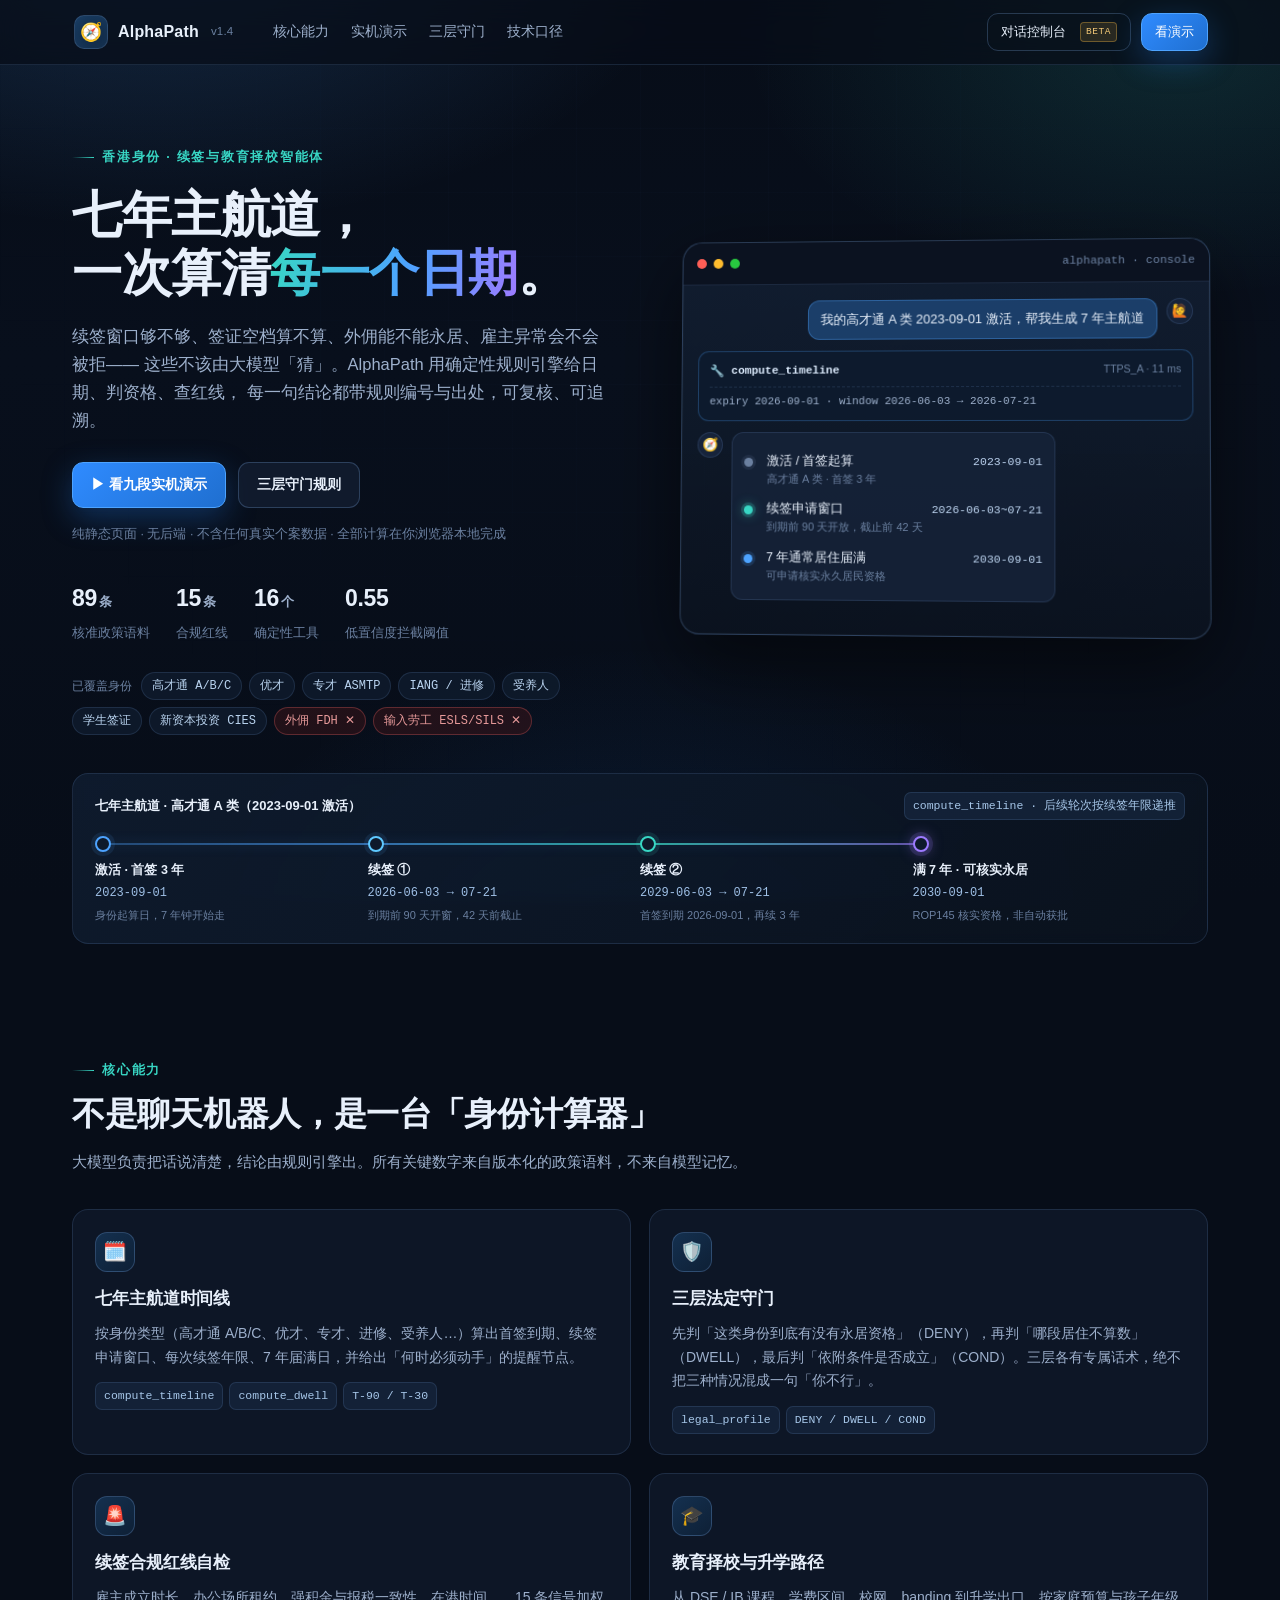
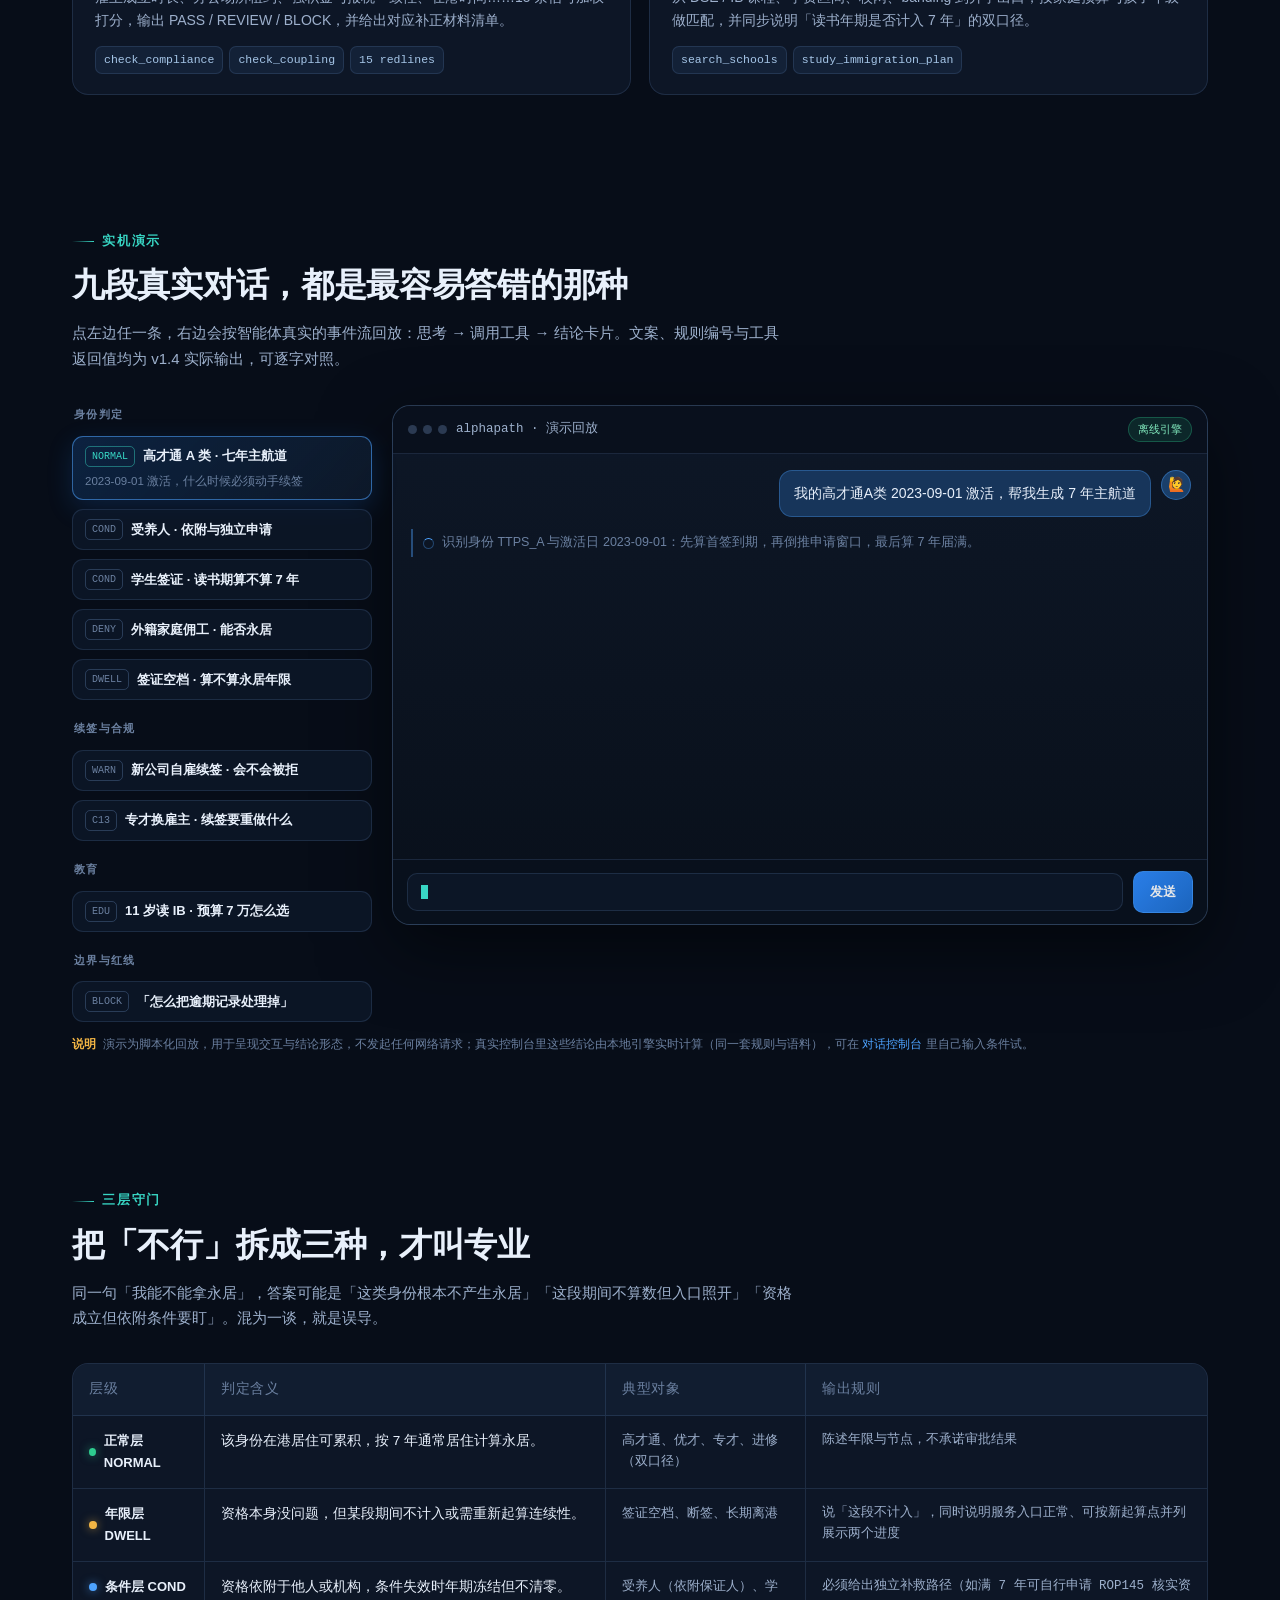
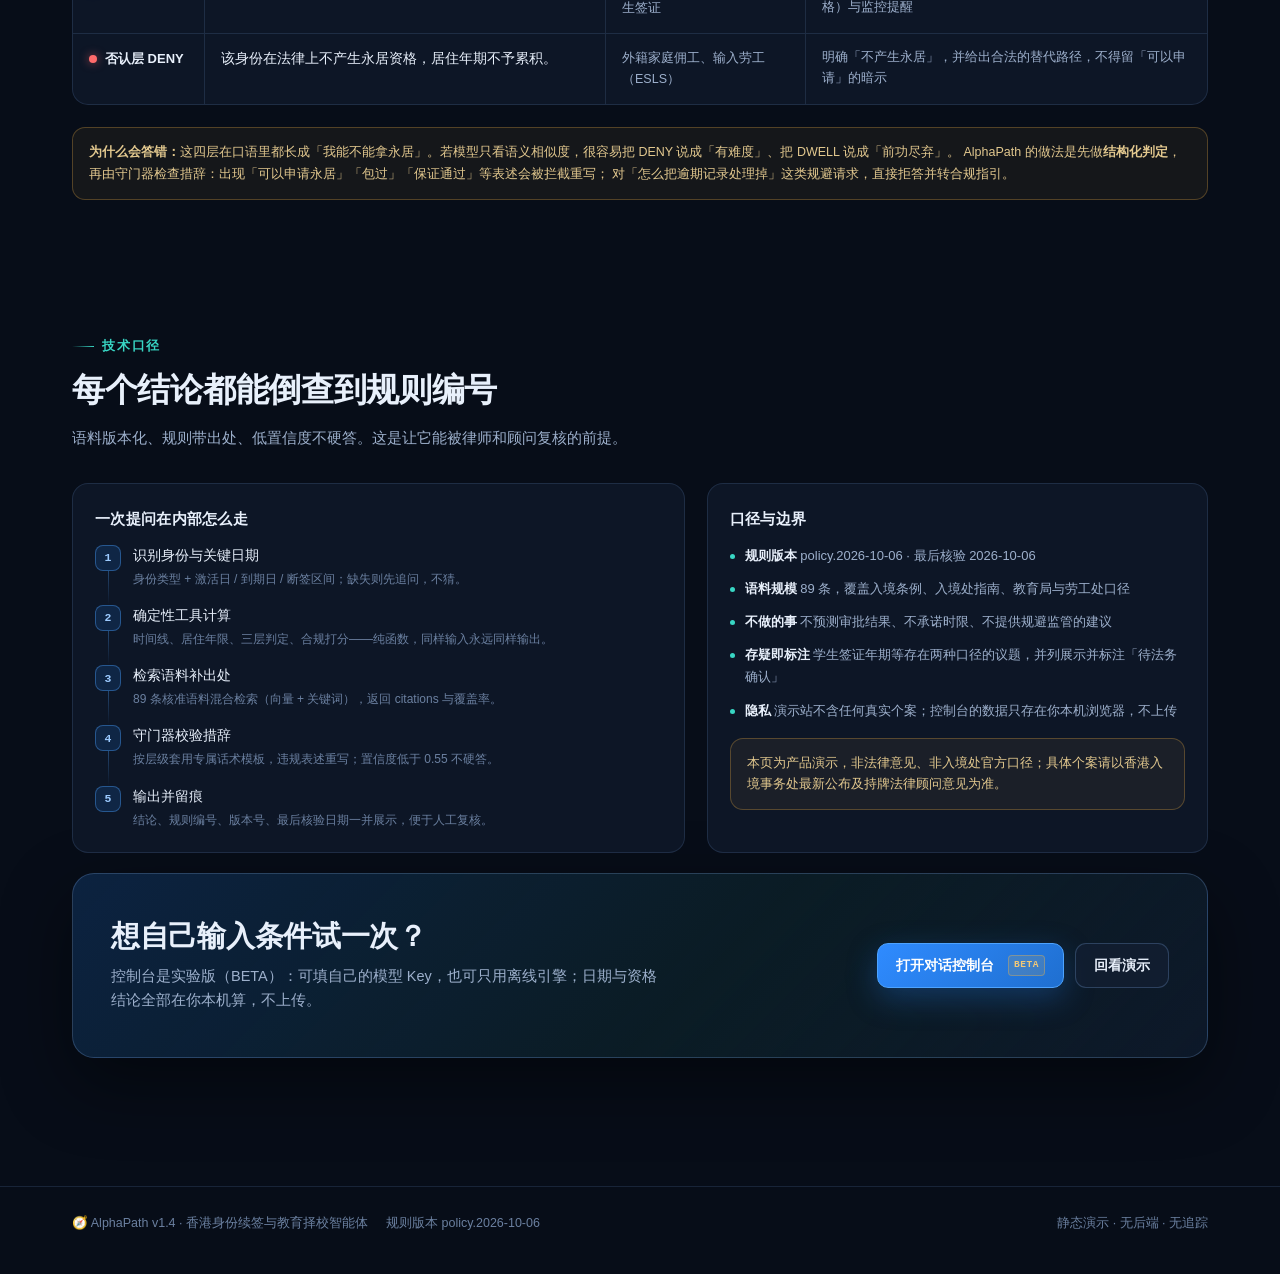
<file: index.html>
<!DOCTYPE html>
<html lang="zh-HK">
<head>
<meta charset="utf-8">
<meta name="viewport" content="width=device-width, initial-scale=1">
<title>AlphaPath v1.4 · 香港身份续签与教育择校智能体</title>
<meta name="description" content="香港身份七年主航道：续签窗口、法定资格三层守门、续签合规红线、教育择校与升学路径——确定性规则引擎给出可复核结论。">
<meta property="og:title" content="AlphaPath v1.4 · 香港身份续签与教育择校智能体">
<meta property="og:description" content="把 7 年主航道、续签窗口、合规红线一次算清。">
<link rel="icon" href="data:image/svg+xml,<svg xmlns='http://www.w3.org/2000/svg' viewBox='0 0 100 100'><text y='.9em' font-size='88'>🧭</text></svg>">
<style>
/* ============ 基础 ============ */
*{box-sizing:border-box}
:root{
  --bg:#070d18; --bg2:#0a1524;
  --panel:rgba(17,27,45,.72); --panel-2:#0e1a2b;
  --line:rgba(120,160,220,.16); --line-2:rgba(120,160,220,.28);
  --tx:#e8f0fb; --tx2:#9db0cc; --tx3:#6b80a0;
  --cy:#38d6c4; --bl:#4da3ff; --bl2:#1f6fd0;
  --ok:#2ecc8f; --warn:#f2b544; --bad:#ff6b6b;
  --r:16px;
  --mono:ui-monospace,SFMono-Regular,Consolas,"Cascadia Mono","Courier New",monospace;
}
html{scroll-behavior:smooth}
body{
  margin:0;background:var(--bg);color:var(--tx);
  font:16px/1.7 -apple-system,BlinkMacSystemFont,"Segoe UI","Microsoft YaHei","PingFang SC","Hiragino Sans GB",sans-serif;
  -webkit-font-smoothing:antialiased;overflow-x:hidden;
}
body::before{
  content:"";position:fixed;inset:0;z-index:-2;pointer-events:none;
  background:
    radial-gradient(900px 500px at 12% -8%,rgba(77,163,255,.20),transparent 60%),
    radial-gradient(700px 420px at 92% 4%,rgba(56,214,196,.14),transparent 62%),
    radial-gradient(700px 500px at 50% 108%,rgba(31,111,208,.16),transparent 65%),
    linear-gradient(180deg,#070d18,#080f1c 40%,#070d18);
}
body::after{
  content:"";position:fixed;inset:0;z-index:-1;pointer-events:none;opacity:.35;
  background-image:linear-gradient(rgba(120,160,220,.055) 1px,transparent 1px),linear-gradient(90deg,rgba(120,160,220,.055) 1px,transparent 1px);
  background-size:64px 64px;
  mask-image:radial-gradient(circle at 50% 20%,#000 20%,transparent 78%);
  -webkit-mask-image:radial-gradient(circle at 50% 20%,#000 20%,transparent 78%);
}
.wrap{max-width:1180px;margin:0 auto;padding:0 22px}
a{color:inherit;text-decoration:none}
.mono{font-family:var(--mono)}
.muted{color:var(--tx2)}
.small{font-size:13px}
.kicker{
  display:inline-flex;align-items:center;gap:8px;font-size:12.5px;letter-spacing:.14em;
  text-transform:uppercase;color:var(--cy);font-weight:600;
}
.kicker::before{content:"";width:22px;height:1px;background:linear-gradient(90deg,transparent,var(--cy))}

/* ============ 导航 ============ */
nav{
  position:sticky;top:0;z-index:60;backdrop-filter:blur(14px);-webkit-backdrop-filter:blur(14px);
  background:rgba(7,13,24,.72);border-bottom:1px solid var(--line);
}
.nav-in{display:flex;align-items:center;gap:14px;height:64px}
.logo{display:flex;align-items:center;gap:10px;font-weight:700;letter-spacing:.2px}
.logo .mark{
  width:34px;height:34px;border-radius:10px;display:grid;place-items:center;font-size:18px;
  background:linear-gradient(140deg,#12304f,#0d2036);border:1px solid var(--line-2);
  box-shadow:0 0 22px rgba(77,163,255,.18) inset;
}
.logo b{font-size:16px}
.logo span{font-size:11.5px;color:var(--tx3);font-weight:500;margin-left:2px}
.nav-links{display:flex;gap:22px;margin-left:26px;font-size:14px;color:var(--tx2)}
.nav-links a{position:relative;padding:4px 0}
.nav-links a:hover{color:var(--tx)}
.nav-links a::after{
  content:"";position:absolute;left:0;right:100%;bottom:0;height:1.5px;
  background:linear-gradient(90deg,var(--cy),var(--bl));transition:right .28s;
}
.nav-links a:hover::after{right:0}
.nav-cta{margin-left:auto;display:flex;align-items:center;gap:10px}
.btn{
  display:inline-flex;align-items:center;gap:8px;border-radius:11px;border:1px solid var(--line-2);
  background:rgba(20,32,52,.7);color:var(--tx);padding:10px 18px;font:inherit;font-size:14px;
  font-weight:600;cursor:pointer;transition:transform .18s,border-color .18s,box-shadow .18s,background .18s;
}
.btn:hover{transform:translateY(-1px);border-color:var(--bl);box-shadow:0 8px 26px rgba(31,111,208,.28)}
.btn.primary{
  background:linear-gradient(135deg,#2f8bff,#1f6fd0);border-color:#4da3ff;color:#fff;
  box-shadow:0 10px 30px rgba(31,111,208,.35);
}
.btn.primary:hover{box-shadow:0 14px 38px rgba(31,111,208,.5)}
.btn.ghost{background:transparent}
.btn.sm{padding:7px 13px;font-size:13px;font-weight:500}

/* ============ Hero ============ */
header.hero{padding:74px 0 44px;position:relative}
.hero-grid{display:grid;grid-template-columns:1.02fr .98fr;gap:52px;align-items:center}
h1{
  font-size:clamp(30px,4.1vw,50px);line-height:1.16;margin:18px 0 0;letter-spacing:-.5px;font-weight:800;
}
h1 em{
  font-style:normal;background:linear-gradient(100deg,#38d6c4,#4da3ff 55%,#9d7bff);
  -webkit-background-clip:text;background-clip:text;color:transparent;
}
.lede{color:var(--tx2);font-size:16.5px;margin:20px 0 0;max-width:540px}
.hero-actions{display:flex;gap:12px;margin-top:28px;flex-wrap:wrap}
.use-note{margin-top:16px;font-size:12.5px;color:var(--tx3)}

.stats{display:flex;gap:26px;margin-top:34px;flex-wrap:wrap}
.stat b{display:block;font-size:23px;font-weight:800;letter-spacing:-.3px}
.stat span{font-size:12.5px;color:var(--tx3)}
.stat b i{font-style:normal;font-size:13px;color:var(--tx2);font-weight:600;margin-left:2px}

/* 右侧控制台预览 */
.preview{
  border-radius:20px;border:1px solid var(--line-2);background:linear-gradient(180deg,rgba(18,30,50,.9),rgba(10,18,30,.95));
  box-shadow:0 28px 80px rgba(0,0,0,.55),0 0 0 1px rgba(255,255,255,.02) inset;
  overflow:hidden;transform:perspective(1400px) rotateY(-4deg) rotateX(2deg);
  transition:transform .5s;
}
.preview:hover{transform:perspective(1400px) rotateY(0) rotateX(0)}
.pv-bar{display:flex;align-items:center;gap:7px;padding:11px 14px;border-bottom:1px solid var(--line);background:rgba(9,16,28,.8)}
.pv-bar i{width:10px;height:10px;border-radius:50%;background:#2b3a52}
.pv-bar i:nth-child(1){background:#ff5f57}.pv-bar i:nth-child(2){background:#febc2e}.pv-bar i:nth-child(3){background:#28c840}
.pv-bar span{margin-left:auto;font-size:11.5px;color:var(--tx3);font-family:var(--mono)}
.pv-body{padding:16px 16px 18px;display:flex;flex-direction:column;gap:11px;min-height:352px}
.pv-msg{display:flex;gap:9px;opacity:0;transform:translateY(8px);animation:rise .5s forwards}
.pv-msg.u{flex-direction:row-reverse}
.pv-av{width:26px;height:26px;flex:0 0 26px;border-radius:50%;display:grid;place-items:center;font-size:13px;background:#16233a;border:1px solid var(--line)}
.pv-bub{background:rgba(22,34,56,.86);border:1px solid var(--line);border-radius:12px;padding:9px 12px;font-size:13px;line-height:1.55;max-width:88%}
.pv-msg.u .pv-bub{background:rgba(31,74,124,.75);border-color:rgba(77,163,255,.35)}
.pv-tool{
  border:1px solid rgba(77,163,255,.28);background:rgba(13,26,45,.9);border-radius:11px;
  padding:9px 11px;font-size:12px;
}
.pv-tool .h{display:flex;align-items:center;gap:7px;color:#a9c8ee}
.pv-tool .h b{color:#dcebfd;font-family:var(--mono);font-size:11.5px}
.pv-tool .h em{margin-left:auto;font-style:normal;color:var(--tx3);font-size:10.5px}
.pv-tool .r{margin-top:6px;color:var(--tx2);font-family:var(--mono);font-size:11px;line-height:1.6;border-top:1px dashed var(--line);padding-top:6px}
.tl{display:flex;flex-direction:column;gap:0;margin-top:4px}
.tl-row{display:grid;grid-template-columns:14px 1fr auto;gap:9px;align-items:start;padding:6px 0}
.tl-dot{width:9px;height:9px;border-radius:50%;margin-top:6px;background:var(--bl);box-shadow:0 0 0 3px rgba(77,163,255,.16)}
.tl-row.done .tl-dot{background:var(--tx3);box-shadow:0 0 0 3px rgba(107,128,160,.14)}
.tl-row.now .tl-dot{background:var(--cy);box-shadow:0 0 0 3px rgba(56,214,196,.2),0 0 12px rgba(56,214,196,.6)}
.tl-l{font-size:12.5px;color:var(--tx)}
.tl-l small{display:block;color:var(--tx3);font-size:11px}
.tl-d{font-family:var(--mono);font-size:11.5px;color:#bcd3ef;white-space:nowrap;padding-top:1px}
@keyframes rise{to{opacity:1;transform:translateY(0)}}

/* ============ 通用区块 ============ */
section{padding:64px 0}
.sec-head{max-width:720px}
h2{font-size:clamp(23px,2.6vw,33px);line-height:1.28;margin:12px 0 0;letter-spacing:-.3px;font-weight:800}
.sec-head p{color:var(--tx2);margin:14px 0 0;font-size:15px}

/* 能力卡 */
.cards{display:grid;grid-template-columns:repeat(2,1fr);gap:18px;margin-top:34px}
.card{
  position:relative;border-radius:var(--r);border:1px solid var(--line);
  background:var(--panel);backdrop-filter:blur(6px);padding:22px 22px 20px;overflow:hidden;
  transition:transform .25s,border-color .25s,box-shadow .25s;
}
.card::before{
  content:"";position:absolute;inset:0;border-radius:var(--r);padding:1px;
  background:linear-gradient(140deg,rgba(77,163,255,.4),transparent 42%);
  -webkit-mask:linear-gradient(#000 0 0) content-box,linear-gradient(#000 0 0);
  -webkit-mask-composite:xor;mask-composite:exclude;opacity:0;transition:opacity .25s;pointer-events:none;
}
.card:hover{transform:translateY(-3px);border-color:var(--line-2);box-shadow:0 18px 46px rgba(0,0,0,.4)}
.card:hover::before{opacity:1}
.card .ic{
  width:40px;height:40px;border-radius:12px;display:grid;place-items:center;font-size:19px;
  background:linear-gradient(140deg,#14304f,#0e2036);border:1px solid var(--line-2);margin-bottom:13px;
}
.card h3{margin:0 0 8px;font-size:17px;font-weight:700;letter-spacing:-.1px}
.card p{margin:0;color:var(--tx2);font-size:14px}
.tags{display:flex;flex-wrap:wrap;gap:6px;margin-top:13px}
.tag{
  font-size:11.5px;color:#a6c6e8;background:rgba(20,36,58,.9);border:1px solid var(--line);
  border-radius:7px;padding:3px 8px;font-family:var(--mono);
}

/* 适用身份 chips */
.chips{display:flex;flex-wrap:wrap;gap:7px;margin-top:26px;align-items:center}
.chips .lb{font-size:12px;color:var(--tx3);margin-right:2px}
.chip{
  font-size:12px;color:#b9d3ef;border:1px solid var(--line);background:rgba(16,28,46,.8);
  border-radius:20px;padding:3px 10px;font-family:var(--mono);
}
.chip.no{color:#e79a9a;border-color:rgba(255,107,107,.28);background:rgba(60,20,24,.5)}

/* 主航道横条 */
.mainline{
  margin-top:38px;border:1px solid var(--line);border-radius:16px;
  background:linear-gradient(135deg,rgba(16,30,50,.8),rgba(10,18,30,.85));
  padding:18px 22px 20px;backdrop-filter:blur(6px);
}
.ml-head{display:flex;align-items:center;gap:10px;font-size:12.5px;color:var(--tx2);margin-bottom:16px}
.ml-head b{color:var(--tx);font-weight:700;font-size:13px}
.ml-head .tag{margin-left:auto}
.ml{display:grid;grid-template-columns:repeat(4,1fr);gap:0;position:relative}
.ml::before{
  content:"";position:absolute;left:8px;right:calc(25% - 8px);top:7px;height:2px;
  background:linear-gradient(90deg,rgba(77,163,255,.35),rgba(77,163,255,.6),rgba(56,214,196,.75),rgba(157,123,255,.6));
  border-radius:2px;box-shadow:0 0 12px rgba(77,163,255,.25);
}
.ml-node{position:relative;padding-top:24px;padding-right:8px}
.ml-node .d{
  position:absolute;top:0;left:0;width:16px;height:16px;border-radius:50%;
  background:#0e1a2b;border:2px solid var(--bl);box-shadow:0 0 0 4px rgba(77,163,255,.1);
}
.ml-node:nth-child(2) .d{border-color:#5fc9ff}
.ml-node:nth-child(3) .d{border-color:var(--cy);box-shadow:0 0 0 4px rgba(56,214,196,.12)}
.ml-node:nth-child(4) .d{border-color:#9d7bff;box-shadow:0 0 0 4px rgba(157,123,255,.14),0 0 14px rgba(157,123,255,.5)}
.ml-node .l{font-size:12.5px;color:var(--tx);font-weight:600}
.ml-node .t{font-family:var(--mono);font-size:12px;color:#9fc0e6;margin-top:2px}
.ml-node .s{font-size:11px;color:var(--tx3);line-height:1.5;margin-top:3px;padding-right:6px}

.beta{
  font-size:9.5px;font-family:var(--mono);letter-spacing:.06em;padding:1px 5px;border-radius:4px;
  background:rgba(242,181,68,.14);border:1px solid rgba(242,181,68,.35);color:#f2c877;margin-left:6px;
}

/* ============ 演示区 ============ */
.demo{display:grid;grid-template-columns:300px 1fr;gap:20px;margin-top:34px;align-items:start}
.picker{display:flex;flex-direction:column;gap:9px}
.pick{
  text-align:left;border-radius:11px;border:1px solid var(--line);background:rgba(14,26,43,.72);
  color:var(--tx2);padding:9px 12px;font:inherit;cursor:pointer;transition:.2s;position:relative;
  display:flex;flex-wrap:wrap;align-items:center;gap:6px 8px;
}
.pick:hover{border-color:var(--line-2);color:var(--tx);transform:translateX(2px)}
.pick.on{
  border-color:rgba(77,163,255,.55);color:var(--tx);
  background:linear-gradient(135deg,rgba(31,111,208,.22),rgba(14,26,43,.9));
  box-shadow:0 8px 26px rgba(31,111,208,.2);
}
.pick b{flex:1 1 auto;font-size:13px;font-weight:700;color:var(--tx);line-height:1.4}
.pick span.sub{display:none;flex:1 1 100%;font-size:11.5px;color:var(--tx3);line-height:1.5}
.pick.on span.sub{display:block}
.pick .lv{
  font-size:10px;font-family:var(--mono);padding:1px 6px;border-radius:5px;
  border:1px solid var(--line-2);color:var(--tx3);white-space:nowrap;
}
.pick.on .lv{color:var(--cy);border-color:rgba(56,214,196,.45)}
.pgroup{
  font-size:11px;letter-spacing:.12em;color:var(--tx3);text-transform:uppercase;
  margin:10px 0 3px;padding-left:2px;font-weight:600;
}
.pgroup:first-child{margin-top:0}

.console{
  border-radius:18px;border:1px solid var(--line-2);overflow:hidden;
  background:linear-gradient(180deg,rgba(14,24,40,.96),rgba(9,16,27,.98));
  box-shadow:0 24px 70px rgba(0,0,0,.5);min-height:520px;display:flex;flex-direction:column;
}
.c-bar{display:flex;align-items:center;gap:9px;padding:11px 15px;border-bottom:1px solid var(--line);background:rgba(9,16,28,.85)}
.c-bar .dots{display:flex;gap:6px}
.c-bar .dots i{width:9px;height:9px;border-radius:50%;background:#2b3a52}
.c-bar .t{font-size:12.5px;color:var(--tx2);font-family:var(--mono)}
.c-bar .mode{
  margin-left:auto;font-size:11px;color:#7fe6bb;background:rgba(46,204,143,.12);
  border:1px solid rgba(46,204,143,.3);border-radius:20px;padding:2px 9px;
}
.c-log{flex:1;padding:16px 16px 6px;display:flex;flex-direction:column;gap:12px;overflow-y:auto;max-height:600px}
.c-log::-webkit-scrollbar{width:8px}
.c-log::-webkit-scrollbar-thumb{background:#1d2c44;border-radius:8px}

.msg{display:flex;gap:10px;max-width:100%;opacity:0;transform:translateY(10px);animation:rise .45s forwards}
.msg.u{flex-direction:row-reverse}
.av{
  width:30px;height:30px;flex:0 0 30px;border-radius:50%;display:grid;place-items:center;font-size:14px;
  background:#16233a;border:1px solid var(--line);
}
.msg.u .av{background:rgba(31,74,124,.8);border-color:rgba(77,163,255,.4)}
.bub{
  background:rgba(20,32,52,.86);border:1px solid var(--line);border-radius:13px;
  padding:11px 14px;font-size:14px;line-height:1.68;max-width:calc(100% - 42px);
}
.msg.u .bub{background:rgba(31,74,124,.62);border-color:rgba(77,163,255,.32)}
.bub p{margin:0 0 9px}
.bub p:last-child{margin:0}
.bub .lead{font-weight:700;color:#dcebfd}
.bub ul{margin:8px 0 0;padding-left:19px}
.bub li{margin:3px 0;color:var(--tx2)}
.bub .kv2{display:grid;grid-template-columns:auto 1fr;gap:5px 14px;margin-top:10px;font-size:13px}
.bub .kv2 dt{color:var(--tx3)}
.bub .kv2 dd{margin:0;color:var(--tx);font-family:var(--mono);font-size:12.5px}

.think{
  display:flex;align-items:center;gap:8px;font-size:12.5px;color:var(--tx3);
  border-left:2px solid rgba(77,163,255,.4);padding:3px 0 3px 10px;margin-left:2px;
}
.think .spin{
  width:11px;height:11px;border-radius:50%;border:1.5px solid rgba(77,163,255,.35);
  border-top-color:var(--bl);animation:spin .8s linear infinite;flex:0 0 11px;
}
.think.done .spin{animation:none;border-color:rgba(46,204,143,.5);border-top-color:var(--ok);background:rgba(46,204,143,.5)}
@keyframes spin{to{transform:rotate(360deg)}}

.tcard{border:1px solid rgba(77,163,255,.26);background:rgba(12,23,40,.92);border-radius:12px;overflow:hidden;max-width:calc(100% - 42px);margin-left:40px}
.tcard .th{display:flex;align-items:center;gap:8px;padding:8px 12px;background:rgba(18,33,58,.9);font-size:12.5px;color:#a9c8ee}
.tcard .th b{font-family:var(--mono);font-size:12px;color:#dcebfd}
.tcard .th span.a{color:var(--tx3);font-family:var(--mono);font-size:11px;overflow:hidden;text-overflow:ellipsis;white-space:nowrap;max-width:52%}
.tcard .th em{margin-left:auto;font-style:normal;font-size:10.5px;color:var(--tx3)}
.tcard .tb{padding:10px 12px;border-top:1px solid var(--line);font-family:var(--mono);font-size:11.5px;color:#b9cde6;line-height:1.75;white-space:pre-wrap}

/* 结论卡 */
.res{margin-left:40px;border-radius:13px;padding:14px 16px;font-size:13.5px;max-width:calc(100% - 42px)}
.res.deny{border:1px solid rgba(255,107,107,.35);background:linear-gradient(135deg,rgba(70,22,28,.7),rgba(20,14,20,.6))}
.res.dwell{border:1px solid rgba(242,181,68,.35);background:linear-gradient(135deg,rgba(64,48,16,.65),rgba(20,18,12,.6))}
.res.cond{border:1px solid rgba(77,163,255,.35);background:linear-gradient(135deg,rgba(16,40,68,.7),rgba(12,18,30,.6))}
.res.edu{border:1px solid rgba(56,214,196,.35);background:linear-gradient(135deg,rgba(12,48,46,.72),rgba(10,20,26,.6))}
.res.block{border:1px solid rgba(255,107,107,.4);background:linear-gradient(135deg,rgba(66,20,32,.75),rgba(22,12,18,.65))}
.res .rh{display:flex;align-items:center;gap:8px;font-weight:700;margin-bottom:7px;font-size:13.5px}
.res .rh .badge{
  font-family:var(--mono);font-size:10.5px;padding:1px 7px;border-radius:5px;font-weight:600;letter-spacing:.06em;
}
.res.deny .rh .badge,.res.block .rh .badge{background:rgba(255,107,107,.16);color:#ff9b9b;border:1px solid rgba(255,107,107,.35)}
.res.dwell .rh .badge{background:rgba(242,181,68,.14);color:#f7cd7a;border:1px solid rgba(242,181,68,.35)}
.res.cond .rh .badge{background:rgba(77,163,255,.14);color:#9ccbff;border:1px solid rgba(77,163,255,.35)}
.res.edu .rh .badge{background:rgba(56,214,196,.14);color:#7fe6d5;border:1px solid rgba(56,214,196,.35)}
.res p{margin:0 0 7px;color:var(--tx2)}
.res p:last-child{margin:0}
.res b{color:var(--tx)}
.res .cite{font-size:11.5px;color:var(--tx3);font-family:var(--mono);margin-top:8px}
.dual{display:grid;grid-template-columns:1fr 1fr;gap:10px;margin-top:9px}
.dual div{border:1px solid var(--line);border-radius:9px;padding:9px 11px;background:rgba(9,16,28,.6)}
.dual h4{margin:0 0 4px;font-size:12px;color:#f7cd7a}
.dual p{font-size:12px;color:var(--tx2);margin:0}

.c-foot{border-top:1px solid var(--line);padding:11px 14px;display:flex;align-items:center;gap:10px;background:rgba(9,16,28,.75)}
.c-in{
  flex:1;background:rgba(14,24,40,.9);border:1px solid var(--line);border-radius:10px;
  padding:9px 12px;font-size:13px;color:var(--tx2);font-family:var(--mono);min-height:38px;
  display:flex;align-items:center;
}
.c-in .cursor{display:inline-block;width:7px;height:14px;background:var(--cy);margin-left:1px;animation:blink 1s steps(1) infinite}
@keyframes blink{50%{opacity:0}}
.send{
  border-radius:10px;border:1px solid rgba(77,163,255,.5);background:linear-gradient(135deg,#2f8bff,#1f6fd0);
  color:#fff;padding:9px 16px;font:inherit;font-size:13px;font-weight:600;cursor:default;opacity:.9;
}
.demo-note{font-size:12px;color:var(--tx3);margin-top:12px;display:flex;gap:7px;align-items:flex-start}
.demo-note b{color:var(--warn);font-weight:600}

/* ============ 守门表 ============ */
.levels{margin-top:32px;border:1px solid var(--line);border-radius:var(--r);overflow:hidden;background:var(--panel)}
.lv-row{display:grid;grid-template-columns:132px 1fr 200px 1fr;gap:0;border-bottom:1px solid var(--line)}
.lv-row:last-child{border-bottom:none}
.lv-row.head{background:rgba(20,34,56,.6);font-size:12px;color:var(--tx3);letter-spacing:.06em}
.lv-row > div{padding:14px 16px;font-size:13.5px;border-right:1px solid var(--line)}
.lv-row > div:last-child{border-right:none}
.lv-name{display:flex;align-items:center;gap:8px;font-weight:700;font-size:13px}
.lv-name .p{width:8px;height:8px;border-radius:50%}
.p.normal{background:var(--ok);box-shadow:0 0 10px rgba(46,204,143,.6)}
.p.dwell{background:var(--warn);box-shadow:0 0 10px rgba(242,181,68,.6)}
.p.cond{background:var(--bl);box-shadow:0 0 10px rgba(77,163,255,.6)}
.p.deny{background:var(--bad);box-shadow:0 0 10px rgba(255,107,107,.6)}
.lv-row .ex{color:var(--tx2);font-size:12.5px}
.lv-row .rule{color:var(--tx2);font-size:12.5px;font-family:var(--mono)}

/* ============ 技术 ============ */
.tech{display:grid;grid-template-columns:1.1fr .9fr;gap:22px;margin-top:32px}
.tech-box{border:1px solid var(--line);border-radius:var(--r);background:var(--panel);padding:22px}
.tech-box h3{margin:0 0 14px;font-size:15px;letter-spacing:.02em}
.flow{display:flex;flex-direction:column;gap:0}
.fl{display:grid;grid-template-columns:26px 1fr;gap:12px;position:relative;padding-bottom:16px}
.fl:last-child{padding-bottom:0}
.fl .n{
  width:26px;height:26px;border-radius:8px;display:grid;place-items:center;font-size:11.5px;font-weight:700;
  background:rgba(31,111,208,.18);border:1px solid rgba(77,163,255,.4);color:#9ccbff;font-family:var(--mono);
}
.fl .b{font-size:13.5px;color:var(--tx)}
.fl .b small{display:block;color:var(--tx3);font-size:12px;margin-top:2px;line-height:1.6}
.fl::after{content:"";position:absolute;left:13px;top:26px;bottom:0;width:1px;background:linear-gradient(180deg,rgba(77,163,255,.35),transparent)}
.fl:last-child::after{display:none}
.deflist{display:flex;flex-direction:column;gap:11px}
.df{display:flex;gap:10px;font-size:13px;color:var(--tx2)}
.df b{color:var(--tx);font-weight:600;flex:0 0 auto}
.df .dot2{width:5px;height:5px;border-radius:50%;background:var(--cy);margin-top:9px;flex:0 0 5px}
.notice{
  margin-top:22px;border:1px solid rgba(242,181,68,.28);background:rgba(242,181,68,.06);
  border-radius:13px;padding:14px 16px;font-size:12.5px;color:#e3c98f;line-height:1.7;
}

/* ============ CTA + footer ============ */
.cta{
  margin:20px 0 0;border-radius:22px;border:1px solid var(--line-2);
  background:linear-gradient(135deg,rgba(31,111,208,.22),rgba(56,214,196,.08) 55%,rgba(14,26,43,.9));
  padding:44px 38px;display:flex;align-items:center;gap:28px;flex-wrap:wrap;
  box-shadow:0 26px 70px rgba(0,0,0,.45);
}
.cta h2{margin:0;font-size:clamp(21px,2.4vw,29px)}
.cta p{margin:9px 0 0;color:var(--tx2);font-size:14.5px;max-width:560px}
.cta .acts{margin-left:auto;display:flex;gap:11px;flex-wrap:wrap}
footer{border-top:1px solid var(--line);margin-top:64px;padding:26px 0 40px;color:var(--tx3);font-size:12.5px}
.f-in{display:flex;gap:18px;flex-wrap:wrap;align-items:center}
.f-in .sp{margin-left:auto}
.reveal{opacity:0;transform:translateY(18px);transition:opacity .6s,transform .6s}
.reveal.in{opacity:1;transform:none}

@media (max-width:980px){
  .hero-grid{grid-template-columns:1fr;gap:34px}
  .preview{transform:none}
  .cards{grid-template-columns:1fr}
  .demo{grid-template-columns:1fr}
  .picker{flex-direction:row;overflow-x:auto;padding-bottom:6px}
  .pick{min-width:230px;display:block;padding:13px 14px}
  .pick b{display:block;margin-bottom:3px;font-size:13.5px}
  .pick span.sub{display:block;font-size:12px}
  .pick .lv{position:absolute;top:11px;right:12px}
  .pgroup{display:none}
  .tech{grid-template-columns:1fr}
  .ml{grid-template-columns:1fr 1fr;gap:14px 0}
  .ml::before{display:none}
  .mainline{padding:16px 16px 18px}
  .lv-row{grid-template-columns:1fr;border-bottom:1px solid var(--line)}
  .lv-row.head{display:none}
  .lv-row > div{border-right:none;padding:9px 14px}
  .lv-row > div:first-child{padding-top:14px;background:rgba(20,34,56,.35)}
  .nav-links{display:none}
  .cta{padding:30px 22px}
  .cta .acts{margin:6px 0 0}
}
</style>
</head>
<body>

<nav>
  <div class="wrap nav-in">
    <a class="logo" href="#top"><span class="mark">🧭</span><b>AlphaPath</b><span>v1.4</span></a>
    <div class="nav-links">
      <a href="#cap">核心能力</a>
      <a href="#demo">实机演示</a>
      <a href="#levels">三层守门</a>
      <a href="#tech">技术口径</a>
    </div>
    <div class="nav-cta">
      <a class="btn sm ghost" href="console.html">对话控制台<span class="beta">BETA</span></a>
      <a class="btn sm primary" href="#demo">看演示</a>
    </div>
  </div>
</nav>

<header class="hero" id="top">
  <div class="wrap hero-grid">
    <div>
      <span class="kicker">香港身份 · 续签与教育择校智能体</span>
      <h1>七年主航道，<br>一次算清<em>每一个日期</em>。</h1>
      <p class="lede">
        续签窗口够不够、签证空档算不算、外佣能不能永居、雇主异常会不会被拒——
        这些不该由大模型「猜」。AlphaPath 用确定性规则引擎给日期、判资格、查红线，
        每一句结论都带规则编号与出处，可复核、可追溯。
      </p>
      <div class="hero-actions">
        <a class="btn primary" href="#demo">▶ 看九段实机演示</a>
        <a class="btn" href="#levels">三层守门规则</a>
      </div>
      <p class="use-note">纯静态页面 · 无后端 · 不含任何真实个案数据 · 全部计算在你浏览器本地完成</p>

      <div class="stats">
        <div class="stat"><b>89<i>条</i></b><span>核准政策语料</span></div>
        <div class="stat"><b>15<i>条</i></b><span>合规红线</span></div>
        <div class="stat"><b>16<i>个</i></b><span>确定性工具</span></div>
        <div class="stat"><b>0.55</b><span>低置信度拦截阈值</span></div>
      </div>

      <div class="chips">
        <span class="lb">已覆盖身份</span>
        <span class="chip">高才通 A/B/C</span><span class="chip">优才</span><span class="chip">专才 ASMTP</span>
        <span class="chip">IANG / 进修</span><span class="chip">受养人</span><span class="chip">学生签证</span>
        <span class="chip">新资本投资 CIES</span><span class="chip no">外佣 FDH ✕</span><span class="chip no">输入劳工 ESLS/SILS ✕</span>
      </div>
    </div>

    <div class="preview" aria-hidden="true">
      <div class="pv-bar"><i></i><i></i><i></i><span>alphapath · console</span></div>
      <div class="pv-body">
        <div class="pv-msg u" style="animation-delay:.15s">
          <div class="pv-av">🙋</div>
          <div class="pv-bub">我的高才通 A 类 2023-09-01 激活，帮我生成 7 年主航道</div>
        </div>
        <div class="pv-tool" style="animation:rise .5s .5s forwards;opacity:0">
          <div class="h">🔧 <b>compute_timeline</b><em>TTPS_A · 11 ms</em></div>
          <div class="r">expiry 2026-09-01 · window 2026-06-03 → 2026-07-21</div>
        </div>
        <div class="pv-msg" style="animation-delay:.85s">
          <div class="pv-av">🧭</div>
          <div class="pv-bub">
            <div class="tl">
              <div class="tl-row done"><span class="tl-dot"></span><div class="tl-l">激活 / 首签起算<small>高才通 A 类 · 首签 3 年</small></div><span class="tl-d">2023-09-01</span></div>
              <div class="tl-row now"><span class="tl-dot"></span><div class="tl-l">续签申请窗口<small>到期前 90 天开放，截止前 42 天</small></div><span class="tl-d">2026-06-03~07-21</span></div>
              <div class="tl-row"><span class="tl-dot"></span><div class="tl-l">7 年通常居住届满<small>可申请核实永久居民资格</small></div><span class="tl-d">2030-09-01</span></div>
            </div>
          </div>
        </div>
      </div>
    </div>
  </div>

  <div class="wrap">
    <div class="mainline reveal">
      <div class="ml-head">
        <b>七年主航道 · 高才通 A 类（2023-09-01 激活）</b>
        <span class="tag">compute_timeline · 后续轮次按续签年限递推</span>
      </div>
      <div class="ml">
        <div class="ml-node"><span class="d"></span><div class="l">激活 · 首签 3 年</div><div class="t">2023-09-01</div><div class="s">身份起算日，7 年钟开始走</div></div>
        <div class="ml-node"><span class="d"></span><div class="l">续签 ①</div><div class="t">2026-06-03 → 07-21</div><div class="s">到期前 90 天开窗，42 天前截止</div></div>
        <div class="ml-node"><span class="d"></span><div class="l">续签 ②</div><div class="t">2029-06-03 → 07-21</div><div class="s">首签到期 2026-09-01，再续 3 年</div></div>
        <div class="ml-node"><span class="d"></span><div class="l">满 7 年 · 可核实永居</div><div class="t">2030-09-01</div><div class="s">ROP145 核实资格，非自动获批</div></div>
      </div>
    </div>
  </div>
</header>

<section id="cap">
  <div class="wrap">
    <div class="sec-head reveal">
      <span class="kicker">核心能力</span>
      <h2>不是聊天机器人，是一台「身份计算器」</h2>
      <p>大模型负责把话说清楚，结论由规则引擎出。所有关键数字来自版本化的政策语料，不来自模型记忆。</p>
    </div>

    <div class="cards">
      <div class="card reveal">
        <div class="ic">🗓️</div>
        <h3>七年主航道时间线</h3>
        <p>按身份类型（高才通 A/B/C、优才、专才、进修、受养人…）算出首签到期、续签申请窗口、每次续签年限、7 年届满日，并给出「何时必须动手」的提醒节点。</p>
        <div class="tags"><span class="tag">compute_timeline</span><span class="tag">compute_dwell</span><span class="tag">T-90 / T-30</span></div>
      </div>

      <div class="card reveal">
        <div class="ic">🛡️</div>
        <h3>三层法定守门</h3>
        <p>先判「这类身份到底有没有永居资格」（DENY），再判「哪段居住不算数」（DWELL），最后判「依附条件是否成立」（COND）。三层各有专属话术，绝不把三种情况混成一句「你不行」。</p>
        <div class="tags"><span class="tag">legal_profile</span><span class="tag">DENY / DWELL / COND</span></div>
      </div>

      <div class="card reveal">
        <div class="ic">🚨</div>
        <h3>续签合规红线自检</h3>
        <p>雇主成立时长、办公场所租约、强积金与报税一致性、在港时间……15 条信号加权打分，输出 PASS / REVIEW / BLOCK，并给出对应补正材料清单。</p>
        <div class="tags"><span class="tag">check_compliance</span><span class="tag">check_coupling</span><span class="tag">15 redlines</span></div>
      </div>

      <div class="card reveal">
        <div class="ic">🎓</div>
        <h3>教育择校与升学路径</h3>
        <p>从 DSE / IB 课程、学费区间、校网、banding 到升学出口，按家庭预算与孩子年级做匹配，并同步说明「读书年期是否计入 7 年」的双口径。</p>
        <div class="tags"><span class="tag">search_schools</span><span class="tag">study_immigration_plan</span></div>
      </div>
    </div>
  </div>
</section>

<section id="demo">
  <div class="wrap">
    <div class="sec-head reveal">
      <span class="kicker">实机演示</span>
      <h2>九段真实对话，都是最容易答错的那种</h2>
      <p>点左边任一条，右边会按智能体真实的事件流回放：思考 → 调用工具 → 结论卡片。文案、规则编号与工具返回值均为 v1.4 实际输出，可逐字对照。</p>
    </div>

    <div class="demo">
      <div class="picker" id="picker"></div>

      <div class="console">
        <div class="c-bar">
          <div class="dots"><i></i><i></i><i></i></div>
          <div class="t">alphapath · 演示回放</div>
          <div class="mode">离线引擎</div>
        </div>
        <div class="c-log" id="log"></div>
        <div class="c-foot">
          <div class="c-in"><span id="typed"></span><span class="cursor"></span></div>
          <button class="send">发送</button>
        </div>
      </div>
    </div>

    <div class="demo-note">
      <b>说明</b>
      <span>演示为脚本化回放，用于呈现交互与结论形态，不发起任何网络请求；真实控制台里这些结论由本地引擎实时计算（同一套规则与语料），可在 <a href="console.html" style="color:#4da3ff">对话控制台</a> 里自己输入条件试。</span>
    </div>
  </div>
</section>

<section id="levels">
  <div class="wrap">
    <div class="sec-head reveal">
      <span class="kicker">三层守门</span>
      <h2>把「不行」拆成三种，才叫专业</h2>
      <p>同一句「我能不能拿永居」，答案可能是「这类身份根本不产生永居」「这段期间不算数但入口照开」「资格成立但依附条件要盯」。混为一谈，就是误导。</p>
    </div>

    <div class="levels reveal">
      <div class="lv-row head">
        <div>层级</div><div>判定含义</div><div>典型对象</div><div>输出规则</div>
      </div>
      <div class="lv-row">
        <div><span class="lv-name"><span class="p normal"></span>正常层 NORMAL</span></div>
        <div>该身份在港居住可累积，按 7 年通常居住计算永居。</div>
        <div class="ex">高才通、优才、专才、进修（双口径）</div>
        <div class="rule">陈述年限与节点，不承诺审批结果</div>
      </div>
      <div class="lv-row">
        <div><span class="lv-name"><span class="p dwell"></span>年限层 DWELL</span></div>
        <div>资格本身没问题，但某段期间不计入或需重新起算连续性。</div>
        <div class="ex">签证空档、断签、长期离港</div>
        <div class="rule">说「这段不计入」，同时说明服务入口正常、可按新起算点并列展示两个进度</div>
      </div>
      <div class="lv-row">
        <div><span class="lv-name"><span class="p cond"></span>条件层 COND</span></div>
        <div>资格依附于他人或机构，条件失效时年期冻结但不清零。</div>
        <div class="ex">受养人（依附保证人）、学生签证</div>
        <div class="rule">必须给出独立补救路径（如满 7 年可自行申请 ROP145 核实资格）与监控提醒</div>
      </div>
      <div class="lv-row">
        <div><span class="lv-name"><span class="p deny"></span>否认层 DENY</span></div>
        <div>该身份在法律上不产生永居资格，居住年期不予累积。</div>
        <div class="ex">外籍家庭佣工、输入劳工（ESLS）</div>
        <div class="rule">明确「不产生永居」，并给出合法的替代路径，不得留「可以申请」的暗示</div>
      </div>
    </div>

    <div class="notice reveal">
      <b>为什么会答错：</b>这四层在口语里都长成「我能不能拿永居」。若模型只看语义相似度，很容易把 DENY 说成「有难度」、把 DWELL 说成「前功尽弃」。
      AlphaPath 的做法是先做<strong>结构化判定</strong>，再由守门器检查措辞：出现「可以申请永居」「包过」「保证通过」等表述会被拦截重写；
      对「怎么把逾期记录处理掉」这类规避请求，直接拒答并转合规指引。
    </div>
  </div>
</section>

<section id="tech">
  <div class="wrap">
    <div class="sec-head reveal">
      <span class="kicker">技术口径</span>
      <h2>每个结论都能倒查到规则编号</h2>
      <p>语料版本化、规则带出处、低置信度不硬答。这是让它能被律师和顾问复核的前提。</p>
    </div>

    <div class="tech">
      <div class="tech-box reveal">
        <h3>一次提问在内部怎么走</h3>
        <div class="flow">
          <div class="fl"><div class="n">1</div><div class="b">识别身份与关键日期<small>身份类型 + 激活日 / 到期日 / 断签区间；缺失则先追问，不猜。</small></div></div>
          <div class="fl"><div class="n">2</div><div class="b">确定性工具计算<small>时间线、居住年限、三层判定、合规打分——纯函数，同样输入永远同样输出。</small></div></div>
          <div class="fl"><div class="n">3</div><div class="b">检索语料补出处<small>89 条核准语料混合检索（向量 + 关键词），返回 citations 与覆盖率。</small></div></div>
          <div class="fl"><div class="n">4</div><div class="b">守门器校验措辞<small>按层级套用专属话术模板，违规表述重写；置信度低于 0.55 不硬答。</small></div></div>
          <div class="fl"><div class="n">5</div><div class="b">输出并留痕<small>结论、规则编号、版本号、最后核验日期一并展示，便于人工复核。</small></div></div>
        </div>
      </div>

      <div class="tech-box reveal">
        <h3>口径与边界</h3>
        <div class="deflist">
          <div class="df"><span class="dot2"></span><div><b>规则版本</b> policy.2026-10-06 · 最后核验 2026-10-06</div></div>
          <div class="df"><span class="dot2"></span><div><b>语料规模</b> 89 条，覆盖入境条例、入境处指南、教育局与劳工处口径</div></div>
          <div class="df"><span class="dot2"></span><div><b>不做的事</b> 不预测审批结果、不承诺时限、不提供规避监管的建议</div></div>
          <div class="df"><span class="dot2"></span><div><b>存疑即标注</b> 学生签证年期等存在两种口径的议题，并列展示并标注「待法务确认」</div></div>
          <div class="df"><span class="dot2"></span><div><b>隐私</b> 演示站不含任何真实个案；控制台的数据只存在你本机浏览器，不上传</div></div>
        </div>
        <div class="notice" style="margin-top:16px">
          本页为产品演示，非法律意见、非入境处官方口径；具体个案请以香港入境事务处最新公布及持牌法律顾问意见为准。
        </div>
      </div>
    </div>

    <div class="cta reveal">
      <div>
        <h2>想自己输入条件试一次？</h2>
        <p>控制台是实验版（BETA）：可填自己的模型 Key，也可只用离线引擎；日期与资格结论全部在你本机算，不上传。</p>
      </div>
      <div class="acts">
        <a class="btn primary" href="console.html">打开对话控制台<span class="beta">BETA</span></a>
        <a class="btn" href="#demo">回看演示</a>
      </div>
    </div>
  </div>
</section>

<footer>
  <div class="wrap f-in">
    <span>🧭 AlphaPath v1.4 · 香港身份续签与教育择校智能体</span>
    <span>规则版本 policy.2026-10-06</span>
    <span class="sp">静态演示 · 无后端 · 无追踪</span>
  </div>
</footer>

<script>
(function(){
  'use strict';

  /* ================= 演示数据（与 v1.4 实际输出对齐） ================= */
  var SCENARIOS = [
    {
      id: 'ttps', grp: '身份判定', lv: 'NORMAL', title: '高才通 A 类 · 七年主航道',
      sub: '2023-09-01 激活，什么时候必须动手续签',
      q: '我的高才通A类 2023-09-01 激活，帮我生成 7 年主航道',
      think: '识别身份 TTPS_A 与激活日 2023-09-01：先算首签到期，再倒推申请窗口，最后算 7 年届满。',
      tool: { name:'compute_timeline', arg:'identityType=TTPS_A, activationDate=2023-09-01', ms:'9 ms',
        out:'{\n  "expiry": "2026-09-01",\n  "applyWindow": { "start": "2026-06-03", "deadline": "2026-07-21" },\n  "prDate": "2030-09-01",\n  "tier": "normal",\n  "canPr": true\n}' },
      blocks: [
        { t:'p', html:'<span class="lead">已按高才通 A 类（首签 3 年）算出你的主航道。</span>关键节点如下，续签窗口不是「到期前随便什么时候」，而是固定的一段区间。' },
        { t:'tl', rows:[
            { cls:'done', l:'激活 / 首签起算', s:'高才通 A 类 · 首签 3 年', d:'2023-09-01' },
            { cls:'now',  l:'续签申请窗口', s:'到期前 90 天开放，截止于到期前 42 天', d:'2026-06-03 → 07-21' },
            { cls:'',     l:'首签到期', s:'到期前须完成续签，避免断签', d:'2026-09-01' },
            { cls:'',     l:'7 年通常居住届满', s:'可申请核实永久居民资格', d:'2030-09-01' }
        ]},
        { t:'p', html:'<b>你要记住的只有一件事：</b>2026 年 6 月 3 日窗口一开就递，别等到 8 月。窗口关闭（7 月 21 日）后仍在签证有效期内可继续申请，但会压缩审批余量。' },
        { t:'cite', html:'出处：IDT-TTPS_A · 规则版本 policy.2026-10-06｜申请费 600 港元 · 签发费 1,300 港元｜以上为法律事实陈述，非审批承诺' }
      ]
    },
    {
      id: 'dep', grp: '身份判定', lv: 'COND', title: '受养人 · 依附与独立申请',
      sub: '资格挂在保证人身上，满 7 年却能自己走 ROP145',
      q: '我是受养人身份，2024-03-01 激活，什么时候可以自己申请永居？',
      think: '命中条件层 C-011：受养人资格依附保证人，年期随保证人。须说明「冻结不清零」、独立申请 ROP145 的路径，以及保证人到期前 120 天监控。',
      tool: { name:'compute_timeline', arg:'identityType=DEPENDANT, activationDate=2024-03-01', ms:'7 ms',
        out:'【7 年主航道】受养人签证（tier=cond，规则版本 policy.2026-10-06）\n- 激活：2024-03-01｜首签到期：2027-03-01\n- 递交窗口：2027-02-01 ~ 2027-03-01\n- 7 年届满：2031-03-01\n- 费用：申请 600 港元 + 签发 1,300 港元\n- 特别提示：受养人签证年期随保证人；保证人失效则年期冻结（已累计部分不清零），见 C-011。' },
      blocks: [
        { t:'res', cls:'cond', badge:'COND 条件层', title:'资格依附保证人，但永居可以自己申请',
          html:'<p>你的居住年期<b>跟随保证人</b>：保证人续签成功你才能续；保证人身份失效，你的年期<b>冻结但不清零</b>——已累积的部分不会作废，只是暂停。</p>' +
               '<p>满 7 年时你<b>不需要保证人同意</b>，可以自己提交 ROP145 核实永久性居民身份证资格。</p>',
          cite:'C-011｜《入境条例》第 2(4A) 条｜monitor.guardian_expiry_alert_days = 120' },
        { t:'tl', rows:[
            { cls:'done', l:'激活 / 首签起算', s:'受养人签证 · 随主申', d:'2024-03-01' },
            { cls:'now',  l:'续签递交窗口', s:'到期前约 1 个月开放（随保证人）', d:'2027-02-01 → 03-01' },
            { cls:'',     l:'首签到期', s:'须与保证人同步续签', d:'2027-03-01' },
            { cls:'',     l:'7 年届满 · 可自行核实', s:'ROP145，无须保证人同意', d:'2031-03-01' }
        ]},
        { t:'p', html:'<b>两个必须盯的节点：</b>① 保证人签证到期前 <b>120 天</b>提醒——这是你续签的发令枪；② 你自己的 2031-03-01，满 7 年即可独立核实资格。' },
        { t:'p', html:'<b>三条衔接路径：</b>ROP145（满 7 年直接核实资格）／转工作签证（受雇或专才，脱离依附）／学生签证衔接（全日制本地评审课程 → IANG）。依附关系不是死路，只是要提前规划。' },
        { t:'cite', html:'出处：compute_timeline(DEPENDANT) · 规则版本 policy.2026-10-06｜以上为法律事实陈述，非审批承诺' }
      ]
    },
    {
      id: 'stu', grp: '身份判定', lv: 'COND', title: '学生签证 · 读书期算不算 7 年',
      sub: '两种口径并列，明确标注「待法务确认」',
      q: '我 2024-09-01 来港读硕士，读书这两年算不算 7 年？',
      think: '命中条件层 C-012 与未闭合分歧 R-CALC-014：口径尚未统一、待外部法律顾问裁决。按规矩并列两种口径，不给单一结论。',
      tool: { name:'legal_profile', arg:'identityType=STUDENT', ms:'6 ms',
        out:'【法定资格剖面】学生签证（tier=cond，canPr=True）\n- ③ COND｜C-012｜学生签证期间是否计入 7 年存在两种口径，须外部法律顾问裁决后才能统一。\n    · 口径 A（官方定义倾向）：入境处原文列举通常居住时含「例如读书、工作或居留等」→ 倾向可计入，但须按完整事实判断。\n    · 口径 B（平台旧口径）：就学身份通常不计入 7 年。\n    · 状态：待法务确认（未闭合分歧 R-CALC-014）' },
      blocks: [
        { t:'res', cls:'cond', badge:'COND 条件层', title:'这个问题，我们没有单一答案',
          html:'<p>学生签证期间是否计入 7 年，实务上存在两种口径，<b>目前尚未统一</b>。我们不替你挑一个听起来舒服的答案，而是把两条都摆出来。</p>',
          cite:'C-012｜R-CALC-014｜第 2(6) 条通常居住释义（口径分歧待裁决）' },
        { t:'dual',
          a:{ h:'口径 A · 官方定义倾向', p:'入境处列举「通常居住」时含读书、工作或居留；以教育为稳定目的者可构成通常居住 → 倾向可计入，但须按完整事实判断，不是持签证一天就计一天。' },
          b:{ h:'口径 B · 平台旧口径', p:'就学身份通常不计入 7 年。按此口径须在毕业后转 IANG／工作签证重新累积。' } },
        { t:'p', html:'<b>两种口径的届满日差多少：</b>按可计入算，2031-09-01 届满；按不计入算（毕业后起 7 年），约 2033-09-01。差 2 年——这就是这个分歧必须由法律顾问定的原因，模型不该猜。' },
        { t:'p', html:'<b>无论哪种口径都成立的事：</b>毕业 <b>6 个月内</b>必须申请 IANG（C10），期满转工作签证须雇主资质与薪资达标，身份衔接不能有空档——断档会触发 R-CALC-012 重新起算。' },
        { t:'cite', html:'出处：legal_profile(STUDENT) · 规则版本 policy.2026-10-06｜状态：待法务确认（未闭合分歧）' }
      ]
    },
    {
      id: 'esls', grp: '身份判定', lv: 'DENY', title: '外籍家庭佣工 · 能否永居',
      sub: '最常见的答错点：把「不行」说成「有难度」',
      q: '外佣能不能拿永居？',
      think: '命中否认层：外籍家庭佣工属《入境条例》排除类别，居住年期不累积。需要给出法定依据与合法替代路径。',
      tool: { name:'legal_profile', arg:'identityType=FDH', ms:'6 ms',
        out:'{\n  "tier": "deny",\n  "canPr": false,\n  "ruleIds": ["R-LABOR-019"],\n  "legalBasis": "《入境条例》第 2(4)(a)(vi) 条",\n  "precedent": "Vallejos v. Commissioner of Registration [2013] 2 HKC 1"\n}' },
      blocks: [
        { t:'res', cls:'deny', badge:'DENY 否认层', title:'不产生永久居民资格',
          html:'<p>以外籍家庭佣工身份在港的居住期间，<b>不产生</b>申请永久性居民身份证的资格，该段年期不予累积。</p>' +
               '<p>这不是「材料不够」或「审批偏严」，而是身份类别本身被排除在外。</p>',
          cite:'R-LABOR-019｜《入境条例》第 2(4)(a)(vi) 条｜Vallejos v. Commissioner of Registration [2013] 2 HKC 1（确认合宪）' },
        { t:'p', html:'<b>顺带分清两条条文：</b>输入劳工（ESLS / SILS）走第 2(4)(a)(v) 条（R-LABOR-015~018），外籍家庭佣工走第 2(4)(a)(vi) 条（R-LABOR-019）——条文不同，结论相同：都不产生永居。' },
        { t:'p', html:'<b>合法的替代路径是存在的：</b>2025 年起 GEP / ASMTP 下新增的「非学位专才」渠道属正常层，获批后可累积在港居住年数并申请永居——但须由雇主按该计划提出申请，与「转换身份」不是同一件事（耦合 C15）。' },
        { t:'p', html:'如果你已经在考虑转型，我可以按你的学历、年资与雇主情况，比对 GEP / ASMTP / 进修三条路径的门槛与时间成本。要继续吗？' }
      ]
    },
    {
      id: 'gap', grp: '身份判定', lv: 'DWELL', title: '签证空档 · 算不算永居年限',
      sub: '双口径并列，而不是一句「前功尽弃」',
      q: '我高才通续签时断了两个月，之前的年限是不是白费了？',
      think: '命中年限层：空档导致连续性中断，该段不计入并须重新起算。需并列展示「原起算点」与「新起算点」两个进度，并说明入口仍开放。',
      tool: { name:'legal_profile', arg:'identityType=TTPS_A, segments=[gap 2025-01-01~2025-03-01]', ms:'8 ms',
        out:'{\n  "tier": "dwell",\n  "rule": "R-CALC-012",\n  "rebasedFrom": "2025-03-01",\n  "serviceAvailable": true\n}' },
      blocks: [
        { t:'res', cls:'dwell', badge:'DWELL 年限层', title:'空档段不计入，连续性重新起算',
          html:'<p>签证空档期间不属于「通常居住」，该段<b>不计入</b> 7 年，且连续性自重新获批之日起重新计算。</p>' +
               '<p>但此前已累积的合法居住<b>不视为「白费」</b>——它是既有事实，只是不能跨过中断点连续计算。</p>' +
               '<p style="margin-top:8px">各项服务入口<b>正常开放</b>：续签、受养人、永居申请都可以照常提交。</p>',
          cite:'R-CALC-012 · 语料 CPL-C7 / FAQ-GAP' },
        { t:'dual', a:{h:'口径 A · 连续计算',p:'以最近一次连续合法居住的起点重算，届满日顺延至 2032-03-01。'}, b:{h:'口径 B · 累计计算',p:'中断前的合法居住仍作为已满足事实保留展示，供主任酌情考虑。'} },
        { t:'p', html:'两条口径我们并列给你，<b>不给单一结论</b>——最终以入境处对「通常居住」的实际认定为准。' }
      ]
    },
    {
      id: 'review', grp: '续签与合规', lv: 'WARN', title: '新公司自雇续签 · 会不会被拒',
      sub: '不是「拒」，是「补材料」——0.60 分怎么来的',
      q: '我的香港公司去年 10 月才成立，现在 5 个月，给自己办专才续签会不会被拒？',
      think: '合规域：按雇主资质信号加权——成立时长／办公租约／MPF 与报税一致性。命中 1 项信号 → riskScore 0.60，结论 WARN（AUTO_PASS），须补正材料。',
      tool: { name:'check_compliance', arg:'employer.registeredMonths=5, employer.hasOfficeLease=true, mpfMonths=5, declaredSalaryMonths=5', ms:'5 ms',
        out:'【合规自检】结果：WARN（置信度 0.9）\n- [WARN] FAKE_EMPLOYMENT_RISK：请补充真实经营证明，或评估改走自雇路径（需审计财报+本地职位）。｜信号：雇主成立不足 6 个月（依据 RNW-012）\n- 处理建议：AUTO_PASS（BLOCK 须人工解除）' },
      blocks: [
        { t:'res', cls:'dwell', badge:'WARN 复核层', title:'不会被自动拒，但会要求补材料',
          html:'<p>你只命中 <b>1 项</b>信号（成立不足 6 个月），风险分 <b>0.60</b>，结论 WARN——系统照常受理，但材料要经得起问。</p>' +
               '<p>若同时命中 <b>2 项以上</b>（例如再加「MPF 与受雇期不匹配」或「无租约证据」），分数升到 <b>0.95</b> 直接 BLOCK，必须人工解除才能递交。</p>',
          cite:'RNW-012｜check_compliance · 15 条合规红线' },
        { t:'p', html:'<b>补正清单（按优先级）：</b>公司注册证与商业登记 → 办公室租约 + 近 3 个月水电／管理费单 → MPF 供款记录与报税表<b>逐月对齐</b> → 雇佣合约（职位、职责、薪酬）→ 业务往来证明（合同、发票、银行流水）。' },
        { t:'p', html:'<b>另一个选项是自雇路径：</b>但自雇续签要审计财报 + 本地职位证明（RNW-020），材料成本更高，别把它当成「更容易的路」。' },
        { t:'p', html:'一句实话：成立 5 个月不是硬伤，<b>说不清业务真实性</b>才是。看的不是你开公司多久，而是这家公司有没有真的在做事。' },
        { t:'cite', html:'出处：check_compliance · 规则版本 policy.2026-10-06｜以上为风险提示，非审批承诺' }
      ]
    },
    {
      id: 'c13', grp: '续签与合规', lv: 'C13', title: '专才换雇主 · 续签要重做什么',
      sub: '绑定雇主的签证，换工作＝重新申请',
      q: '我是专才签证，想换工作，续签需要重新准备什么？',
      think: '命中耦合规则 C13：专才与雇主绑定，换雇主须由新雇主重新提交申请；同时提示断档风险（R-CALC-012）与雇主端 C14 双向台账。',
      tool: { name:'check_coupling', arg:'id=C13', ms:'4 ms',
        out:'【耦合规则 C1~C15】命中 1 条\n- C13：专才绑定雇主 → 换雇主续签材料变更提示' },
      blocks: [
        { t:'res', cls:'cond', badge:'C13 耦合', title:'换雇主不是「通知一声」，是重新申请',
          html:'<p>专才签证与雇主<b>绑定</b>：换工作须由<b>新雇主</b>重新递交申请，旧签证不会自动转移。</p>' +
               '<p>关键在顺序：<b>先获批、后离职</b>。中间出现空档，该段不计入 7 年且连续性重新起算（R-CALC-012）。</p>',
          cite:'C13｜C14（雇主合规与雇员签证双向台账）｜R-CALC-012' },
        { t:'p', html:'<b>新雇主端要准备的：</b>公司注册证与商业登记、办公室租约、MPF 供款记录、业务证明（合同／发票／流水）——成立时间短的公司还会被追问业务真实性。' },
        { t:'p', html:'<b>你个人要准备的：</b>雇佣合约（职位、职责、薪酬结构要写清）、学历与履历、现有签证与在港记录、过往税单。职位与学历不匹配是最常见的补件原因。' },
        { t:'p', html:'<b>时间怎么排：</b>拿到书面 offer → 新雇主递交 → 获批 → 再向旧雇主辞职。留 1 个月余量，别把行程卡在到期前两周。' },
        { t:'cite', html:'出处：check_coupling(C13) · 规则版本 policy.2026-10-06' }
      ]
    },
    {
      id: 'school', grp: '教育', lv: 'EDU', title: '11 岁读 IB · 预算 7 万怎么选',
      sub: '按学段／课程／预算筛，不按「名校」吹',
      q: '我女儿 11 岁，想读 IB，学费一年 7 万以内，有什么选择？',
      think: '教育域：先按学段（中学）＋课程体系（IB）＋学费上限筛选，再按学段匹配、课程匹配、Band（民间口径）打分；非本地评审课程单独标红。',
      tool: { name:'search_schools', arg:'stage=SECOND, curriculum=EDU-IB, maxTuition=70000', ms:'8 ms',
        out:'【择校匹配】共 2 所（出口优先；Band 为民间口径，非官方排名）\n- 拔萃女书院｜直资｜油尖旺｜学费 48000｜评分 95\n- 圣保罗男女中学｜直资｜中西區｜学费 65000｜评分 95' },
      blocks: [
        { t:'res', cls:'edu', badge:'EDU 择校', title:'两所都进预算，差别在课程重心',
          html:'<p><b>拔萃女书院</b>（直资 · 油尖旺 · HK$48,000）与<b>圣保罗男女中学</b>（直资 · 中西區 · HK$65,000）都是 DSE + IB 双轨，评分同为 95（学段 + 课程 + Band 1）。</p>' +
               '<p>预算 7 万这条线把汉基（HK$220,000）与香港国际（HK$210,000）筛掉了——不是它们不好，是不在你的预算区间。</p>',
          cite:'search_schools · 学费与 Band 为公开资料整理，Band 属民间口径非官方排名' },
        { t:'p', html:'<b>接下来该看的不是排名，是这三个问题：</b>① 上学距离与校网（每天通勤 1 小时，两年就是 400 小时）；② 走 DSE 还是 IB 出口（决定大学申请方向）；③ 插班时间窗——小五与中三是关键节点，错过要重排（C6）。' },
        { t:'p', html:'<b>一个必须知道的坑：</b>非本地评审课程毕业后<b>无法办理 IANG</b>（C-005）。选国际课程前先确认课程经本地评审，否则身份衔接会断。' },
        { t:'p', html:'需要我按你实际居住区、孩子成绩与英语水平，把这两所连同直资／官津的插班时间窗做成一张对比表吗？' },
        { t:'cite', html:'出处：search_schools · 语料 SCH / EDU · 规则版本 policy.2026-10-06' }
      ]
    },
    {
      id: 'evade', grp: '边界与红线', lv: 'BLOCK', title: '「怎么把逾期记录处理掉」',
      sub: '该拒答就拒答，这是合规底线',
      q: '我有一段时间逾期居留，怎么把记录处理掉？',
      think: '命中合规红线 C-015：请求规避监管记录。不做方法性回答，转合规指引与法律顾问路径。',
      tool: { name:'check_compliance', arg:'intent=evasion_detected', ms:'4 ms',
        out:'{\n  "blocked": true,\n  "rule": "C-015",\n  "action": "refuse_and_redirect"\n}' },
      blocks: [
        { t:'res', cls:'block', badge:'C-015 已拦截', title:'这个我不能帮你做',
          html:'<p>我不能提供删除、隐瞒或规避逾期居留记录的方法——那属于妨碍入境处依法执行职务，对你只会更糟。</p>' +
               '<p>我能做的是把<b>合法的处置路径</b>讲清楚：主动申报、说明原因、按现行政策评估影响，以及由持牌法律顾问评估是否存在申辩空间。</p>',
          cite:'C-015 · 合规红线（拒答类）' },
        { t:'p', html:'逾期记录对后续申请的影响，取决于时长、原因与是否主动披露。<b>越早主动处理，可解释空间越大</b>；拖到被查出来，性质完全不同。' },
        { t:'p', html:'需要我把「主动申报」的具体流程、需要准备的材料清单，以及对你现有身份年期可能的影响整理出来吗？' }
      ]
    }
  ];

  /* ================= 渲染工具 ================= */
  var $ = function(id){ return document.getElementById(id); };
  var log = $('log'), typedEl = $('typed'), pickerEl = $('picker');
  var token = 0, timers = [];

  function clearTimers(){ timers.forEach(clearTimeout); timers = []; }
  function wait(ms){ return new Promise(function(res){ var t = setTimeout(res, ms); timers.push(t); }); }

  function addEl(cls){
    var d = document.createElement('div');
    d.className = cls;
    log.appendChild(d);
    return d;
  }
  function scrollLog(){ log.scrollTop = log.scrollHeight; }

  function renderPicker(){
    var lastGrp = null;
    SCENARIOS.forEach(function(s, i){
      if (s.grp && s.grp !== lastGrp){
        var h = document.createElement('div');
        h.className = 'pgroup';
        h.textContent = s.grp;
        pickerEl.appendChild(h);
        lastGrp = s.grp;
      }
      var b = document.createElement('button');
      b.className = 'pick' + (i === 0 ? ' on' : '');
      b.dataset.id = s.id;
      b.innerHTML = '<span class="lv">' + s.lv + '</span><b>' + s.title + '</b><span class="sub">' + s.sub + '</span>';
      b.addEventListener('click', function(){
        if (b.classList.contains('on')) { play(s); return; }
        Array.prototype.forEach.call(pickerEl.querySelectorAll('.pick'), function(c){ c.classList.remove('on'); });
        b.classList.add('on');
        play(s);
      });
      pickerEl.appendChild(b);
    });
  }

  /* 打字机 */
  function typeText(text, my){
    return new Promise(function(res){
      var i = 0;
      typedEl.textContent = '';
      (function step(){
        if (my !== token) return res();
        if (i > text.length) return res();
        typedEl.textContent = text.slice(0, i);
        i += 1;
        var t = setTimeout(step, 26);
        timers.push(t);
      })();
    });
  }

  function buildBlock(b){
    if (b.t === 'p') {
      var d = addEl('msg');
      d.innerHTML = '<div class="av">🧭</div><div class="bub"><p>' + b.html + '</p></div>';
      return d;
    }
    if (b.t === 'cite') {
      var c = addEl('msg');
      c.innerHTML = '<div class="av">🧭</div><div class="bub"><p style="font-size:12px;color:#6b80a0;font-family:var(--mono);line-height:1.7">' + b.html + '</p></div>';
      return c;
    }
    if (b.t === 'tl') {
      var wrap = addEl('msg');
      var rows = b.rows.map(function(r){
        return '<div class="tl-row ' + r.cls + '"><span class="tl-dot"></span>' +
               '<div class="tl-l">' + r.l + '<small>' + r.s + '</small></div>' +
               '<span class="tl-d">' + r.d + '</span></div>';
      }).join('');
      wrap.innerHTML = '<div class="av">🧭</div><div class="bub"><div class="tl">' + rows + '</div></div>';
      return wrap;
    }
    if (b.t === 'res') {
      var r2 = addEl('res ' + b.cls);
      r2.innerHTML = '<div class="rh"><span class="badge">' + b.badge + '</span>' + b.title + '</div>' +
                     b.html + (b.cite ? '<div class="cite">出处：' + b.cite + '</div>' : '');
      return r2;
    }
    if (b.t === 'dual') {
      var d3 = addEl('msg');
      d3.innerHTML = '<div class="av">🧭</div><div class="bub"><div class="dual">' +
        '<div><h4>' + b.a.h + '</h4><p>' + b.a.p + '</p></div>' +
        '<div><h4>' + b.b.h + '</h4><p>' + b.b.p + '</p></div>' +
        '</div></div>';
      return d3;
    }
    return null;
  }

  async function play(s){
    token++;
    var my = token;
    clearTimers();
    log.innerHTML = '';
    typedEl.textContent = '';

    /* 1. 输入问题 */
    await wait(180);
    if (my !== token) return;
    await typeText(s.q, my);
    if (my !== token) return;
    await wait(360);
    if (my !== token) return;

    /* 2. 用户气泡 */
    var u = addEl('msg u');
    u.innerHTML = '<div class="av">🙋</div><div class="bub"><p>' + s.q + '</p></div>';
    typedEl.textContent = '';
    scrollLog();
    await wait(420);
    if (my !== token) return;

    /* 3. 思考 */
    var th = addEl('think');
    th.innerHTML = '<span class="spin"></span><span>' + s.think + '</span>';
    scrollLog();
    await wait(900);
    if (my !== token) return;
    th.classList.add('done');
    await wait(200);
    if (my !== token) return;

    /* 4. 工具调用 */
    var t = addEl('tcard');
    t.innerHTML = '<div class="th">🔧 <b>' + s.tool.name + '</b><span class="a">' + s.tool.arg + '</span><em>' + s.tool.ms + '</em></div>' +
                  '<div class="tb">' + s.tool.out + '</div>';
    scrollLog();
    await wait(620);
    if (my !== token) return;

    /* 5. 结论块逐条淡入 */
    for (var i = 0; i < s.blocks.length; i++){
      buildBlock(s.blocks[i]);
      scrollLog();
      await wait(i === 0 ? 420 : 620);
      if (my !== token) return;
    }
  }

  /* 滚动显现 */
  function observeReveal(){
    var els = document.querySelectorAll('.reveal');
    if (!('IntersectionObserver' in window)) {
      Array.prototype.forEach.call(els, function(e){ e.classList.add('in'); });
      return;
    }
    var io = new IntersectionObserver(function(entries){
      entries.forEach(function(en){
        if (en.isIntersecting) { en.target.classList.add('in'); io.unobserve(en.target); }
      });
    }, { threshold: 0.12 });
    Array.prototype.forEach.call(els, function(e){ io.observe(e); });
  }

  renderPicker();
  observeReveal();
  var qs = new URLSearchParams(location.search).get('s');
  var start = SCENARIOS.filter(function(s){ return s.id === qs; })[0] || SCENARIOS[0];
  if (start !== SCENARIOS[0]) {
    Array.prototype.forEach.call(pickerEl.querySelectorAll('.pick'), function(c){
      c.classList.toggle('on', c.dataset.id === start.id);
    });
  }
  play(start);
})();
</script>
</body>
</html>
</file>
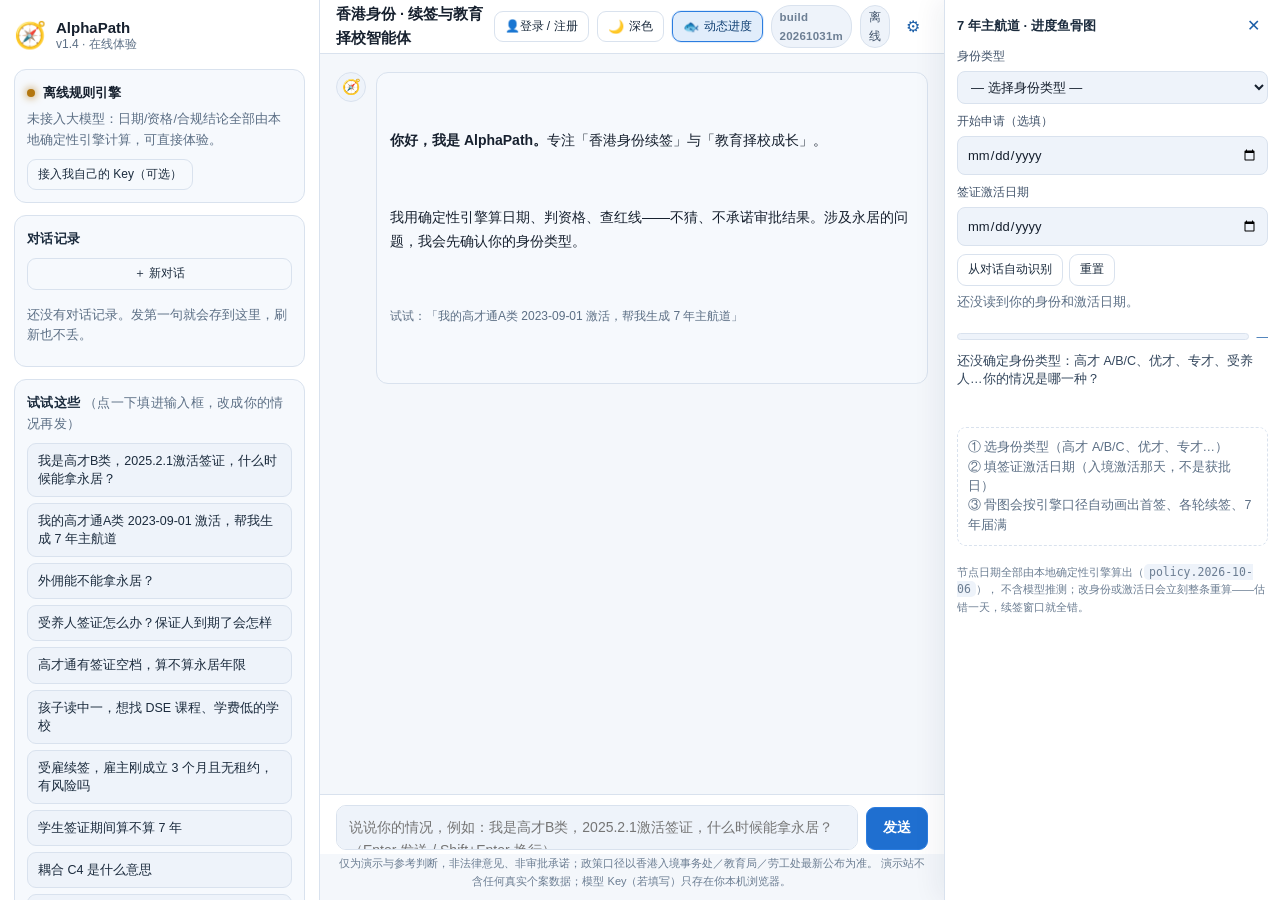
<file: console.html>
<!DOCTYPE html>
<html lang="zh-HK">
<head>
<meta charset="utf-8">
<meta name="viewport" content="width=device-width, initial-scale=1">
<title>AlphaPath v1.4 · 香港身份续签与教育择校智能体（在线体验）</title>
<meta name="description" content="AlphaPath v1.4 在线体验：7 年主航道时间线、三层法定资格守门、合规红线自检、择校匹配。全部在浏览器本地运行。">
<script>
/* 主题：默认浅色，先落属性再加载样式，避免闪一下深色 */
(function () {
  var t = 'light';
  try { t = localStorage.getItem('ap:theme') === 'dark' ? 'dark' : 'light'; } catch (e) { }
  document.documentElement.setAttribute('data-theme', t);
})();
</script>
<link rel="stylesheet" href="style.css?v=20261031m">
<link rel="icon" href="data:image/svg+xml,<svg xmlns='http://www.w3.org/2000/svg' viewBox='0 0 100 100'><text y='.9em' font-size='90'>🧭</text></svg>">
<script>
/* 版本自愈：HTML 被 CDN 缓存（max-age=600）时自动换新 */
window.__AP_BUILD__ = '20261031m';
(function () {
  function paint() {
    var b = document.getElementById('buildBadge');
    if (b) b.textContent = 'build ' + window.__AP_BUILD__;
  }
  if (document.readyState === 'loading') document.addEventListener('DOMContentLoaded', paint);
  else paint();
  try {
    fetch('version.json?_=' + Date.now(), { cache: 'no-store' })
      .then(function (r) { return r.ok ? r.json() : null; })
      .then(function (v) {
        if (!v || !v.build || v.build === window.__AP_BUILD__) return;
        location.replace(location.pathname + '?b=' + v.build + (location.hash || ''));
      })
      .catch(function () {});
  } catch (e) { /* 老浏览器忽略 */ }
})();
</script>
</head>
<body>
<div class="app">

  <aside class="sidebar" id="sidebar">
    <div class="brand">
      <div class="logo">🧭</div>
      <div class="brand-text">
        <strong>AlphaPath</strong>
        <span>v1.4 · 在线体验</span>
      </div>
      <button class="icon-btn close-side" id="closeSide" title="收起">✕</button>
    </div>

    <div class="card mode" id="modeCard">
      <div class="mode-row">
        <span class="dot" id="modeDot"></span>
        <span id="modeText">离线规则引擎</span>
      </div>
      <p class="hint" id="modeHint">未接入大模型：日期/资格/合规结论全部由本地确定性引擎计算，可直接体验。</p>
      <button class="btn ghost small" id="openSettings">接入我自己的 Key（可选）</button>
    </div>

    <div class="card">
      <h3>对话记录 <span class="muted" id="sesStat"></span></h3>
      <button class="btn ghost small full" id="newChat">＋ 新对话</button>
      <div class="ses-list" id="sesList"></div>
    </div>

    <div class="card">
      <h3>试试这些 <span class="muted">（点一下填进输入框，改成你的情况再发）</span></h3>
      <div class="chips" id="chips"></div>
    </div>

    <div class="card">
      <h3>工具能力 <span class="muted" id="toolCount"></span></h3>
      <div class="tool-list" id="toolList"></div>
    </div>

    <div class="card">
      <h3>长期记忆 <span class="muted" id="memStat"></span></h3>
      <div class="mem-list" id="memList"><p class="hint">暂无记忆。对话满 3 轮会自动沉淀，也可以说「记住：…」。</p></div>
      <div class="row">
        <button class="btn ghost small" id="refreshMem">刷新</button>
        <button class="btn ghost small danger" id="clearAll">清空本机数据</button>
      </div>
    </div>

    <div class="foot">
      <span id="ruleVersion"></span> · <span id="corpusStat"></span>
    </div>
  </aside>

  <main class="main">
    <header class="topbar">
      <button class="icon-btn open-side" id="openSide" title="展开侧栏">☰</button>
      <div class="title">香港身份 · 续签与教育择校智能体</div>
      <div class="top-actions">
        <button class="btn ghost small acct-btn" id="acctBtn" title="账号 / 我的档案"><span class="fico">👤</span><span class="tlabel" id="acctLabel">登录 / 注册</span></button>
        <button class="btn ghost small theme-toggle" id="themeBtn" title="切换主题"><span class="fico">🌙</span><span class="tlabel">深色</span></button>
        <button class="btn ghost small fish-toggle" id="toggleFish" title="显示 / 隐藏 7 年主航道进度鱼骨图"><span class="fico">🐟</span><span class="tlabel">动态进度</span></button>
        <span class="badge build" id="buildBadge" title="页面构建版本">build ——</span>
        <span class="badge" id="llmBadge">离线</span>
        <button class="icon-btn" id="openSettings2" title="设置">⚙</button>
      </div>
    </header>

    <div class="chat" id="chat">
      <div class="msg assistant welcome">
        <div class="avatar">🧭</div>
        <div class="bubble">
          <p><strong>你好，我是 AlphaPath。</strong>专注「香港身份续签」与「教育择校成长」。</p>
          <p>我用确定性引擎算日期、判资格、查红线——不猜、不承诺审批结果。涉及永居的问题，我会先确认你的身份类型。</p>
          <p class="muted small">试试：「我的高才通A类 2023-09-01 激活，帮我生成 7 年主航道」</p>
        </div>
      </div>
    </div>

    <div class="composer">
      <textarea id="input" rows="1" placeholder="说说你的情况，例如：我是高才B类，2025.2.1激活签证，什么时候能拿永居？（Enter 发送 / Shift+Enter 换行）"></textarea>
      <button class="btn primary" id="send">发送</button>
    </div>
    <p class="disclaimer">
      仅为演示与参考判断，非法律意见、非审批承诺；政策口径以香港入境事务处／教育局／劳工处最新公布为准。
      演示站不含任何真实个案数据；模型 Key（若填写）只存在你本机浏览器。
    </p>
  </main>

  <aside class="fishpanel" id="fishPanel" aria-label="7 年主航道进度鱼骨图">
    <div class="fish-head">
      <strong>7 年主航道 · 进度鱼骨图</strong>
      <button class="icon-btn" id="closeFish" title="收起">✕</button>
    </div>

    <div class="fish-form">
      <label>身份类型<select id="fishIdent"></select></label>
      <label>开始申请（选填）<input id="fishApply" type="date"></label>
      <label>签证激活日期<input id="fishDate" type="date"></label>
      <div class="row">
        <button class="btn ghost small" id="fishSync">从对话自动识别</button>
        <button class="btn ghost small" id="fishReset">重置</button>
      </div>
      <p class="hint" id="fishSrc">还没读到你的身份和激活日期。</p>
    </div>

    <div class="fish-progress">
      <div class="fp-bar"><i id="fishFill"></i></div>
      <span id="fishPct">0%</span>
    </div>
    <p class="fish-sum" id="fishSum"></p>

    <div class="fish" id="fishWrap"></div>

    <p class="fish-warn" id="fishWarn"></p>
    <p class="fish-note">
      节点日期全部由本地确定性引擎算出（<code id="fishRule">policy.2026-10-06</code>），
      不含模型推测；改身份或激活日会立刻整条重算——估错一天，续签窗口就全错。
    </p>
  </aside>
</div>

<!-- 设置面板 -->
<div class="modal" id="modal" hidden>
  <div class="modal-box">
    <h2>模型设置 <span class="muted">（可选）</span></h2>
    <p class="hint">
      不填也能用：所有日期、资格、合规、择校结论都由本地引擎算。填入你自己的 DeepSeek Key 后，
      会追加自然语言组织与多轮工具编排能力。
    </p>
    <label>API Key<input id="keyInput" type="password" placeholder="sk-…" autocomplete="off" spellcheck="false"></label>
    <label>Base URL<input id="baseInput" type="text" placeholder="https://api.deepseek.com/v1"></label>
    <label>模型<input id="modelInput" type="text" placeholder="deepseek-chat"></label>
    <p class="warn">⚠️ Key 只写入本机 localStorage（键 <code>ap:llm:key</code>），不会发送到除该 API 之外的任何地方。公共电脑请勿填写。</p>
    <div class="row end">
      <button class="btn ghost" id="clearKey">清除 Key</button>
      <button class="btn ghost" id="cancelSettings">取消</button>
      <button class="btn primary" id="saveSettings">保存</button>
    </div>
  </div>
</div>

<!-- 账号：注册 / 登录 / 我的档案（数据只存本机 IndexedDB） -->
<div class="modal" id="authModal" hidden>
  <div class="modal-box auth-box">
    <h2 id="authTitle">登录 AlphaPath</h2>
    <div class="auth-tabs" id="authTabs">
      <button class="auth-tab active" data-view="login">登录</button>
      <button class="auth-tab" data-view="register">注册</button>
      <button class="auth-tab" data-view="profile" id="authTabProfile" hidden>我的档案</button>
    </div>

    <form class="auth-view" id="viewLogin" autocomplete="on">
      <label>邮箱<input id="loginEmail" type="email" placeholder="you@example.com" autocomplete="username" spellcheck="false"></label>
      <label>密码<input id="loginPw" type="password" placeholder="至少 8 位" autocomplete="current-password"></label>
      <div class="row end"><button class="btn primary" id="doLogin" type="submit">登录</button></div>
    </form>

    <form class="auth-view" id="viewRegister" hidden>
      <label>昵称（可选）<input id="regName" type="text" placeholder="怎么称呼你" maxlength="24" autocomplete="nickname"></label>
      <label>邮箱<input id="regEmail" type="email" placeholder="you@example.com" autocomplete="username" spellcheck="false"></label>
      <label>密码<input id="regPw" type="password" placeholder="至少 8 位，建议字母 + 数字" autocomplete="new-password"></label>
      <label>确认密码<input id="regPw2" type="password" placeholder="再输一次" autocomplete="new-password"></label>
      <div class="row end"><button class="btn primary" id="doRegister" type="submit">创建账号</button></div>
    </form>

    <div class="auth-view" id="viewProfile" hidden>
      <p class="hint" id="profWho">未登录</p>
      <div class="prof-list" id="profList"></div>
      <div class="lead-box" id="leadBox">
        <div class="lead-head">
          <span>留资画像</span>
          <span class="lead-stage" id="leadStage">—</span>
        </div>
        <div class="lead-bar"><span>完整度</span><div class="track"><i id="leadBarC"></i></div><b id="leadPctC">0%</b></div>
        <div class="lead-bar"><span>意向分</span><div class="track"><i id="leadBarS"></i></div><b id="leadPctS">0</b></div>
        <label class="lead-consent"><input type="checkbox" id="leadConsent"> 同意为咨询目的记录我的情况、并接受顾问联系</label>
        <label class="lead-consent"><input type="checkbox" id="leadAnalytics"> 同意把脱敏后的画像汇总到服务端（用于改进服务与统计）</label>
        <p class="hint" id="leadSync">汇总未开启：数据只在本机</p>
        <div class="row lead-acts">
          <button class="btn ghost small" id="leadExport" type="button">导出我的数据</button>
          <button class="btn ghost small" id="leadWipe" type="button">删除我的留资</button>
          <a class="btn ghost small" id="leadAdmin" href="admin.html" target="_blank" rel="noopener">管理后台 ↗</a>
        </div>
      </div>
      <div class="plan-box" id="planBox">
        <div class="plan-head"><span>84 个月续签规划</span><span class="hint" id="planHint">检查中…</span></div>
        <p class="hint">按你的档案排 84 个月的签证、强积金、报税、流水与材料动作，附风险评估；生成后可在线查看或下载 HTML。</p>
        <div class="row">
          <button class="btn primary small" id="planBtn" type="button">生成规划报告</button>
          <button class="btn ghost small" id="planAsk" type="button">用几个小问题补齐</button>
        </div>
      </div>
      <div class="row">
        <button class="btn ghost small" id="profRebuild">从对话重建档案</button>
        <button class="btn ghost small" id="doLogout">退出登录</button>
      </div>
      <p class="hint" id="profNote">档案是确定性的：身份类型、激活日、受养人、学段、诉求从你的对话里按规则抽取，随时可改。</p>
    </div>

    <div class="auth-divider"><span>其他登录方式</span></div>
    <div class="row auth-alt">
      <button class="btn ghost small" id="loginPhone" disabled>📱 手机号验证码</button>
      <button class="btn ghost small" id="loginWeChat" disabled>💬 微信登录</button>
      <span class="soon">即将开放</span>
    </div>
    <p class="auth-msg" id="authMsg"></p>
    <p class="warn small">账号数据只存在这台设备的浏览器（IndexedDB），密码经 PBKDF2-SHA256 加盐派生后只存摘要，不上传任何服务器。</p>
    <div class="row end"><button class="btn ghost" id="closeAuth">关闭</button></div>
  </div>
</div>

<script src="engine/data/kb.js?v=20261031m"></script>
<script src="engine/embedding.js?v=20261031m"></script>
<script src="engine/domain/timeline.js?v=20261031m"></script>
<script src="engine/domain/legal.js?v=20261031m"></script>
<script src="engine/domain/compliance.js?v=20261031m"></script>
<script src="engine/domain/guardrails.js?v=20261031m"></script>
<script src="engine/domain/matching.js?v=20261031m"></script>
<script src="engine/domain/rag.js?v=20261031m"></script>
<script src="engine/domain/fishbone.js?v=20261031m"></script>
<script src="engine/userdb.js?v=20261031m"></script>
<script src="engine/plan.js?v=20261031m"></script>
<script src="engine/leaddb.js?v=20261031m"></script>
<script src="engine/memory.js?v=20261031m"></script>
<script src="engine/conductor.js?v=20261031m"></script>
<script src="engine/tools.js?v=20261031m"></script>
<script src="engine/llm.js?v=20261031m"></script>
<script src="engine/harness.js?v=20261031m"></script>
<script src="sync-config.js?v=20261031k"></script>
<script src="engine/index.js?v=20261031m"></script>
<script src="app.js?v=20261031m"></script>
</body>
</html>
</file>
<file: style.css>
/* AlphaPath v1.4 在线体验 · 样式（无外部依赖，首屏 < 20KB） */
:root {
  /* ---- 浅色（默认） ---- */
  --bg: #f4f7fb;
  --panel: #ffffff;
  --panel-2: #f6f9fd;
  --inset: #eef3fa;
  --line: #d9e2ee;
  --text: #16202e;
  --muted: #5c6f85;
  --brand: #2b7de0;
  --brand-2: #1f6fd0;
  --ok: #12996a;
  --warn: #b3760f;
  --bad: #d64545;
  --ink: #1b2b3d;
  --ink-2: #33465c;
  --ink-3: #1c5fa8;
  --ink-strong: #12212f;
  --faint: #6b7d92;
  --ok-2: #0f8a5f;
  --spine: #c3d2e4;
  --spine-2: #dbe5f1;
  --dot-line: #9fb3ca;
  --ok-line: #8fd9bd;
  --bad-line: #f0b6b6;
  --bad-2: #b93b3b;
  --brand-light: #bcdcff;
  --muted-2: #6d7f94;
  --label: #41536a;
  --surface-1: #ffffff;
  --surface-2: #ffffff;
  --surface-3: #eef4fb;
  --surface-active: #e3eefc;
  --avatar-bg: #eef3fa;
  --avatar-user: #d9e9fb;
  --bubble-user: #e7f1fe;
  --bubble-user-line: #bcd8f7;
  --line-soft: #e4ecf5;
  --line-strong: #c9d7e8;
  --brand-line: #9dc3ee;
  --brand-grad-2: #3f92e8;
  --danger-line: #e7b3b3;
  --danger-bg: #fdeaea;
  --danger-text: #c33d3d;
  --overlay: rgba(16, 30, 50, .42);
  --ok-soft: rgba(18, 153, 106, .12);
  --brand-soft: rgba(43, 125, 224, .14);
  --on-brand: #ffffff;
  --on-accent: #0f3f72;
  --shadow: 0 6px 18px rgba(20, 40, 70, .08);
  --radius: 12px;
}

:root[data-theme="dark"] {
  /* ---- 深色（原版口径） ---- */
  --bg: #0b1220;
  --panel: #111a2b;
  --panel-2: #16223a;
  --inset: #0e1729;
  --line: #22304a;
  --text: #e6edf7;
  --muted: #8fa1bd;
  --brand: #4da3ff;
  --brand-2: #1f6fd0;
  --ok: #2ecc8f;
  --warn: #f2b544;
  --bad: #ff6b6b;
  --ink: #cfe0f7;
  --ink-2: #c7d6ea;
  --ink-3: #9dc3f0;
  --ink-strong: #dbe8f8;
  --faint: #55688a;
  --ok-2: #7fe6bb;
  --spine: #2b3d5c;
  --spine-2: #1b2740;
  --dot-line: #37507a;
  --ok-line: #24614a;
  --bad-line: #4a2630;
  --bad-2: #ff9b9b;
  --brand-light: #bfe0ff;
  --muted-2: #7f93aa;
  --label: #a9bfdc;
  --surface-1: #0d1526;
  --surface-2: #0f1926;
  --surface-3: #16202d;
  --surface-active: #17283c;
  --avatar-bg: #1b2942;
  --avatar-user: #2a3f63;
  --bubble-user: #1d3a5f;
  --bubble-user-line: #2b5486;
  --line-soft: #1b2e4a;
  --line-strong: #2c3f56;
  --brand-line: #3d78b8;
  --brand-grad-2: #2a8ae0;
  --danger-line: #6b2b2b;
  --danger-bg: #2a1a1e;
  --danger-text: #ff8b8b;
  --overlay: rgba(4, 9, 18, .72);
  --ok-soft: rgba(46, 204, 143, .14);
  --brand-soft: rgba(77, 163, 255, .18);
  --on-brand: #ffffff;
  --on-accent: #dbe8f8;
  --shadow: 0 6px 18px rgba(0, 0, 0, .35);
}

* { box-sizing: border-box; }
html, body { height: 100%; }
body {
  margin: 0;
  font: 15px/1.65 -apple-system, BlinkMacSystemFont, "Segoe UI", "Microsoft YaHei", "PingFang SC", "Hiragino Sans GB", sans-serif;
  background: var(--bg);
  color: var(--text);
}
.app { display: flex; height: 100vh; overflow: hidden; }

/* ---------- 侧栏 ---------- */
.sidebar {
  width: 320px; flex: 0 0 320px; background: var(--panel);
  border-right: 1px solid var(--line);
  padding: 14px; overflow-y: auto; display: flex; flex-direction: column; gap: 12px;
}
.brand { display: flex; align-items: center; gap: 10px; }
.logo { font-size: 26px; }
.brand-text { display: flex; flex-direction: column; line-height: 1.25; }
.brand-text span { color: var(--muted); font-size: 12px; }
.close-side, .open-side { display: none; }

.card { background: var(--panel-2); border: 1px solid var(--line); border-radius: var(--radius); padding: 12px; }
.card h3 { margin: 0 0 8px; font-size: 13px; font-weight: 600; color: var(--ink); letter-spacing: .3px; }
.muted { color: var(--muted); font-weight: 400; }
.small { font-size: 12px; }
.hint { color: var(--muted); font-size: 12.5px; margin: 6px 0 8px; }

.mode-row { display: flex; align-items: center; gap: 8px; font-weight: 600; font-size: 13px; }
.dot { width: 8px; height: 8px; border-radius: 50%; background: var(--warn); box-shadow: 0 0 8px var(--warn); }
.dot.live { background: var(--ok); box-shadow: 0 0 8px var(--ok); }

.chips { display: flex; flex-direction: column; gap: 6px; }
.chip {
  text-align: left; background: var(--inset); color: var(--ink); border: 1px solid var(--line);
  border-radius: 9px; padding: 8px 10px; font-size: 12.5px; cursor: pointer; line-height: 1.45;
}
.chip:hover { border-color: var(--brand); color: var(--on-accent); }

.tool-list { display: flex; flex-wrap: wrap; gap: 5px; }
.tool-tag {
  font-size: 11px; color: var(--ink-3); background: var(--inset); border: 1px solid var(--line);
  border-radius: 6px; padding: 2px 6px; cursor: help;
}
.mem-list { max-height: 200px; overflow-y: auto; font-size: 12.5px; }
.mem-item { border-left: 2px solid var(--brand-2); padding: 4px 8px; margin-bottom: 6px; color: var(--ink-2); }
.mem-item .t { color: var(--muted); font-size: 11px; }

.row { display: flex; gap: 6px; margin-top: 8px; }
.row.end { justify-content: flex-end; }

.foot { color: var(--faint); font-size: 11px; text-align: center; padding: 6px 0 12px; }

/* ---------- 主区 ---------- */
.main { flex: 1; display: flex; flex-direction: column; min-width: 0; }
.topbar {
  height: 54px; flex: 0 0 54px; display: flex; align-items: center; gap: 10px;
  padding: 0 16px; border-bottom: 1px solid var(--line); background: var(--surface-1);
}
.title { font-weight: 600; font-size: 14.5px; }
.top-actions { margin-left: auto; display: flex; align-items: center; gap: 8px; }
.badge {
  font-size: 11.5px; padding: 2px 8px; border-radius: 20px;
  background: var(--inset); color: var(--label); border: 1px solid var(--line);
}
.badge.live { background: var(--ok-soft); color: var(--ok-2); border-color: var(--ok-line); }

.chat { flex: 1; overflow-y: auto; padding: 18px 16px 8px; display: flex; flex-direction: column; gap: 14px; }
.msg { display: flex; gap: 10px; max-width: 900px; width: 100%; margin: 0 auto; }
.msg.user { flex-direction: row-reverse; }
.avatar {
  width: 30px; height: 30px; flex: 0 0 30px; border-radius: 50%; background: var(--avatar-bg);
  display: flex; align-items: center; justify-content: center; font-size: 15px; border: 1px solid var(--line);
}
.msg.user .avatar { background: var(--avatar-user); }
.bubble {
  background: var(--panel-2); border: 1px solid var(--line); border-radius: var(--radius);
  padding: 10px 13px; font-size: 14px; overflow-wrap: anywhere; white-space: pre-wrap;
}
.msg.user .bubble { background: var(--bubble-user); border-color: var(--bubble-user-line); }
.bubble p { margin: 0 0 8px; white-space: pre-wrap; }
.bubble p:last-child { margin-bottom: 0; }

/* 推理过程区：永远在回答上方，出答案后加一行可点击的表头 */
.proc { display: flex; flex-direction: column; }
.proc .step:last-child, .proc .toolcard:last-child { margin-bottom: 8px; }
.proc.done { border-bottom: 1px solid var(--line-soft); padding-bottom: 6px; margin-bottom: 8px; }
.proc.fold > *:not(.prochead) { display: none; }
.prochead {
  display: flex; align-items: center; gap: 6px; font-size: 11.5px; color: var(--muted);
  cursor: pointer; user-select: none; padding: 1px 0 2px;
}
.prochead:hover { color: var(--ink-3); }
.prochead .dot { width: 5px; height: 5px; border-radius: 50%; background: var(--brand-line); flex: 0 0 5px; }
.bubble .ans { margin: 0; }

.badge.build { color: var(--muted-2); font-weight: 600; letter-spacing: .02em; }

/* 左栏对话记录 */
.ses-list { display: flex; flex-direction: column; gap: 4px; margin-top: 9px; max-height: 232px; overflow-y: auto; }
.ses-item { display: flex; align-items: center; gap: 6px; padding: 7px 9px; border-radius: 8px;
  border: 1px solid transparent; cursor: pointer; }
.ses-item:hover { background: var(--surface-3); border-color: var(--line-soft); }
.ses-item.active { background: var(--surface-active); border-color: var(--brand-line); }
.ses-main { min-width: 0; flex: 1; }
.ses-t { font-size: 12.5px; color: var(--ink-2); white-space: nowrap; overflow: hidden; text-overflow: ellipsis; }
.ses-item.active .ses-t { color: var(--ink-strong); font-weight: 600; }
.ses-d { font-size: 10.5px; color: var(--muted); margin-top: 2px; }
.ses-del { border: 0; background: transparent; color: var(--faint); cursor: pointer; font-size: 11px;
  padding: 2px 4px; border-radius: 5px; opacity: 0; }
.ses-item:hover .ses-del { opacity: 1; }
.ses-del:hover { color: var(--danger-text); background: var(--danger-bg); }
.btn.full { width: 100%; justify-content: center; }
#input.flash { border-color: var(--brand); box-shadow: 0 0 0 3px var(--brand-soft); }

/* 生成的文件卡片 */
.artifact { border: 1px solid var(--line-soft); border-radius: 11px; background: var(--surface-2); padding: 11px 12px; margin: 2px 0 6px; }
.artifact .ah { display: flex; align-items: center; gap: 7px; margin-bottom: 9px; }
.artifact .ah .ic { font-size: 14px; }
.artifact .ah .tt { font-size: 13px; font-weight: 700; color: var(--ink-strong); }
.artifact .ah .sub { font-size: 11px; color: var(--muted); margin-left: auto; }
.artifact .alist { display: flex; flex-direction: column; gap: 5px; }
.artifact .arow { display: flex; gap: 8px; align-items: flex-start; font-size: 12.5px; color: var(--ink-2); cursor: pointer; padding: 3px 4px; border-radius: 6px; }
.artifact .arow:hover { background: var(--surface-3); }
.artifact .arow input { margin-top: 3px; width: 14px; height: 14px; accent-color: var(--brand); flex: 0 0 14px; }
.artifact .arow.done .at { text-decoration: line-through; color: var(--faint); }
.artifact .abar { display: flex; gap: 7px; margin-top: 10px; }
.artifact .abtn { font: inherit; font-size: 11.5px; padding: 4px 10px; border-radius: 7px; cursor: pointer;
  border: 1px solid var(--line-strong); background: var(--surface-3); color: var(--ink-2); }
.artifact .abtn:hover { border-color: var(--brand-line); color: var(--ink-strong); }
.artifact .abtn.primary { background: linear-gradient(135deg, var(--brand-2), var(--brand-grad-2)); border-color: transparent; color: var(--on-brand); }
.artifact .afoot { font-size: 11px; color: var(--muted); margin-top: 8px; }

.step {
  font-size: 12px; color: var(--muted); background: var(--surface-1); border: 1px dashed var(--line);
  border-radius: 8px; padding: 5px 9px; margin-bottom: 8px;
}
.toolcard {
  border: 1px solid var(--line-strong); background: var(--surface-2); border-radius: 9px;
  margin: 0 0 8px; overflow: hidden;
}
.toolcard.fail { border-color: var(--danger-line); }
.toolcard .th {
  display: flex; align-items: center; gap: 8px; padding: 6px 10px; cursor: pointer;
  font-size: 12.5px; color: var(--ink-3); background: var(--surface-2);
}
.toolcard .th .nm { font-weight: 600; color: var(--ink); }
.toolcard .th .ms { margin-left: auto; color: var(--muted); font-size: 11px; }
.toolcard .tbody { display: none; padding: 8px 10px; border-top: 1px solid var(--line-soft); }
.toolcard.open .tbody { display: block; }
.toolcard pre {
  margin: 0 0 6px; font-size: 12px; color: var(--ink-2); white-space: pre-wrap;
  max-height: 260px; overflow: auto; font-family: ui-monospace, Consolas, "Courier New", monospace;
}
.toolcard .kv { color: var(--muted); font-size: 11.5px; margin-bottom: 4px; }

.composer {
  display: flex; gap: 8px; align-items: flex-end; padding: 10px 16px 4px;
  border-top: 1px solid var(--line); background: var(--surface-1);
}
textarea#input {
  flex: 1; resize: none; max-height: 140px; min-height: 42px;
  background: var(--inset); color: var(--text); border: 1px solid var(--line);
  border-radius: 10px; padding: 10px 12px; font: inherit; font-size: 14px;
}
textarea#input:focus { outline: none; border-color: var(--brand); }
.disclaimer { margin: 0; padding: 0 16px 10px; font-size: 11px; color: var(--faint); text-align: center; }

/* ---------- 按钮 ---------- */
.btn {
  border-radius: 9px; border: 1px solid var(--line); background: var(--inset); color: var(--ink);
  padding: 9px 16px; font: inherit; font-size: 13.5px; cursor: pointer;
}
.btn:hover { border-color: var(--brand); }
.btn.primary { background: var(--brand-2); border-color: var(--brand); color: var(--on-brand); font-weight: 600; }
.btn.primary:disabled { opacity: .55; cursor: not-allowed; }
.btn.ghost { background: transparent; }
.btn.small { padding: 5px 10px; font-size: 12px; }
.btn.danger { color: var(--bad-2); border-color: var(--bad-line); }
.icon-btn {
  background: transparent; border: none; color: var(--ink-3); font-size: 16px; cursor: pointer;
  padding: 4px 8px; border-radius: 8px;
}
.icon-btn:hover { background: var(--avatar-bg); color: var(--on-accent); }

/* ---------- 设置弹层 ---------- */
.modal { position: fixed; inset: 0; background: var(--overlay); display: flex; align-items: center; justify-content: center; padding: 20px; z-index: 50; }
.modal[hidden] { display: none; }
.modal-box {
  width: 100%; max-width: 520px; background: var(--panel); border: 1px solid var(--line);
  border-radius: 14px; padding: 20px;
}
.modal-box h2 { margin: 0 0 6px; font-size: 16px; }
.modal-box label { display: block; font-size: 12.5px; color: var(--label); margin: 12px 0 0; }
.modal-box input {
  width: 100%; margin-top: 5px; background: var(--inset); border: 1px solid var(--line);
  border-radius: 9px; padding: 9px 11px; color: var(--text); font: inherit; font-size: 13.5px;
}
.modal-box input:focus { outline: none; border-color: var(--brand); }
.warn { font-size: 11.5px; color: var(--warn); margin: 12px 0 0; }
code { background: var(--inset); padding: 1px 5px; border-radius: 5px; font-size: 11.5px; }

/* ---------- 移动端 ---------- */
@media (max-width: 860px) {
  .sidebar {
    position: fixed; z-index: 40; top: 0; bottom: 0; left: 0;
    transform: translateX(-100%); transition: transform .22s ease; width: 286px; flex-basis: 286px;
  }
  .sidebar.open { transform: translateX(0); }
  .close-side, .open-side { display: inline-block; }
  .close-side { margin-left: auto; }
  .title { font-size: 13px; }
  .bubble { font-size: 13.5px; }
}

/* ---------- 右侧：7 年主航道进度鱼骨图 ---------- */
.fishpanel {
  width: 336px; flex: 0 0 336px; background: var(--panel); border-left: 1px solid var(--line);
  padding: 12px 12px 20px; overflow-y: auto; display: none;
}
body.fish-open .fishpanel { display: block; }
.fishpanel .fish-head { display: flex; align-items: center; gap: 8px; margin-bottom: 8px; }
.fishpanel .fish-head strong { font-size: 13px; color: var(--ink); }
.fishpanel .fish-head .icon-btn { margin-left: auto; }

.fish-form label { display: block; font-size: 12px; color: var(--label); margin: 8px 0 0; }
.fish-form select, .fish-form input {
  width: 100%; margin-top: 4px; background: var(--inset); color: var(--text);
  border: 1px solid var(--line); border-radius: 8px; padding: 7px 9px; font: inherit; font-size: 13px;
}
.fish-form select:focus, .fish-form input:focus { outline: none; border-color: var(--brand); }
.fish-form .row { display: flex; gap: 6px; margin-top: 8px; }

.fish-progress { display: flex; align-items: center; gap: 8px; margin: 14px 0 6px; }
.fp-bar { position: relative; flex: 1; height: 7px; background: var(--inset); border: 1px solid var(--line); border-radius: 99px; overflow: hidden; }
.fp-bar i { display: block; height: 100%; width: 0; background: linear-gradient(90deg, var(--brand-2), var(--brand)); transition: width .4s ease; }
.fish-progress span { font-size: 11.5px; color: var(--ink-3); font-variant-numeric: tabular-nums; }
.fish-sum { font-size: 12.5px; color: var(--ink-2); margin: 4px 0 12px; line-height: 1.5; }

/* ---------- 鱼骨图：向上箭头（底部=开始申请，顶部=7 年届满） ---------- */
.fish { position: relative; padding: 26px 0 4px 0; }
.fish .spine {
  position: absolute; left: 8px; top: 18px; bottom: 4px; width: 10px;
  background: var(--spine-2); border-radius: 99px;
  box-shadow: inset 0 0 0 1px var(--line-soft);
}
.fish .spine .fill {
  position: absolute; left: 0; bottom: 0; width: 100%; height: 0;
  background: linear-gradient(0deg, var(--ok), var(--brand));
  border-radius: 99px; transition: height .5s cubic-bezier(.4, .9, .3, 1);
}
.fish .arrowhead {
  position: absolute; left: 0; top: 0; width: 26px; height: 0;
  border-left: 13px solid transparent; border-right: 13px solid transparent;
  border-bottom: 20px solid var(--brand);
  filter: drop-shadow(0 -2px 6px var(--brand-soft));
}
.fish .arrowhead::after {
  content: ""; position: absolute; left: -7px; top: 20px; width: 14px; height: 6px;
  background: var(--brand); border-radius: 0 0 6px 6px; opacity: .35;
}
.fish .today {
  position: absolute; left: 22px; right: 8px; height: 0;
  border-top: 1px dashed var(--ok-2); opacity: .75; pointer-events: none;
}
.fish .today span {
  position: absolute; right: 0; top: -8px; font-size: 10px; color: var(--ok-2);
  background: var(--panel); padding: 0 4px; border-radius: 4px;
}
.bones { list-style: none; margin: 0; padding: 0; display: flex; flex-direction: column-reverse; }
.bone {
  position: relative; padding: 0 0 18px 48px; min-height: 50px;
  animation: boneIn .45s ease both;
}
.bone:nth-child(1) { animation-delay: .02s; }
.bone:nth-child(2) { animation-delay: .08s; }
.bone:nth-child(3) { animation-delay: .14s; }
.bone:nth-child(4) { animation-delay: .2s; }
.bone:nth-child(5) { animation-delay: .26s; }
.bone:nth-child(6) { animation-delay: .32s; }
@keyframes boneIn { from { opacity: 0; transform: translateY(6px); } to { opacity: 1; transform: none; } }
.bone .stem {
  position: absolute; left: 13px; top: 20px; width: 35px; height: 2px; background: var(--spine);
  transform-origin: 0 50%; transform: rotate(-22deg); border-radius: 2px;
}
.bone.left .stem { transform: rotate(22deg); }
.bone.done .stem { background: var(--ok); }
.bone.current .stem { background: var(--brand); height: 3px; }
.bone .fdot {
  position: absolute; left: 7px; top: 14px; width: 12px; height: 12px; border-radius: 50%;
  background: var(--panel); border: 2px solid var(--dot-line); z-index: 2;
}
.bone.done .fdot { background: var(--ok); border-color: var(--panel); box-shadow: 0 0 0 2px var(--ok); }
.bone.current .fdot {
  background: var(--brand); border-color: var(--panel); box-shadow: 0 0 0 3px var(--brand-soft);
  animation: fpulse 1.8s infinite;
}
@keyframes fpulse {
  0%, 100% { box-shadow: 0 0 0 3px var(--brand-soft); }
  50% { box-shadow: 0 0 0 8px transparent; }
}
.fnode {
  position: relative; background: var(--panel); border: 1px solid var(--line);
  border-radius: 10px; padding: 7px 10px; box-shadow: var(--shadow);
  transition: transform .15s ease, box-shadow .15s ease, border-color .15s ease;
}
.bone:hover .fnode { transform: translateX(2px); box-shadow: 0 10px 22px rgba(20, 40, 70, .14); }
.bone.current .fnode { border-color: var(--brand); box-shadow: 0 0 0 2px var(--brand-soft), var(--shadow); }
.bone.done .fnode { border-color: var(--ok-line); }
.fnode .flabel { font-size: 12.5px; color: var(--ink-strong); font-weight: 700; display: flex; justify-content: space-between; gap: 6px; }
.fnode .fdate { font-size: 12.5px; color: var(--ink-3); font-variant-numeric: tabular-nums; font-weight: 600; }
.fnode .fwin { font-size: 11px; color: var(--muted); margin-top: 3px; line-height: 1.45; }
.bone.future .fnode .fdate { color: var(--muted-2); }
.bone.current .fnode .flabel::after { content: "进行中"; font-size: 10px; color: var(--brand); font-weight: 600; }
.bone.finish .fnode .flabel { color: var(--ok); }
.fish-warn { font-size: 11.5px; color: var(--warn); margin: 12px 0 0; line-height: 1.5; }
.fish-note { font-size: 11px; color: var(--faint); margin: 14px 0 0; line-height: 1.5; }
.fish-empty { font-size: 12.5px; color: var(--muted); border: 1px dashed var(--line); border-radius: 9px; padding: 10px; line-height: 1.55; }

@media (max-width: 1180px) {
  .fishpanel {
    position: fixed; right: 0; top: 0; bottom: 0; width: min(90vw, 350px); flex-basis: auto;
    z-index: 45; box-shadow: -18px 0 40px rgba(0, 0, 0, .45);
    transform: translateX(100%); transition: transform .24s ease; display: block;
  }
  body.fish-open .fishpanel { transform: translateX(0); }
}
.fishpanel.flash { animation: fflash .9s ease; }
@keyframes fflash {
  0% { box-shadow: inset 0 0 0 2px var(--brand-soft); }
  100% { box-shadow: inset 0 0 0 2px rgba(77,163,255,0); }
}
/* 顶栏「动态进度」开关 */
.fish-toggle {
  display: inline-flex; align-items: center; gap: 5px; padding: 4px 9px; font-size: 12px;
  white-space: nowrap;
}
.fish-toggle .fico { font-size: 13px; line-height: 1; }
body.fish-open .fish-toggle {
  border-color: var(--brand); color: var(--on-accent); background: var(--brand-soft);
  box-shadow: 0 0 0 1px var(--brand-soft);
}
@media (max-width: 460px) {
  .fish-toggle .tlabel { display: none; }
}
.theme-toggle { display: inline-flex; align-items: center; gap: 5px; padding: 4px 9px; font-size: 12px; white-space: nowrap; }
.theme-toggle .fico { font-size: 13px; line-height: 1; }
@media (max-width: 560px) { .theme-toggle .tlabel { display: none; } }

/* 浅色下的细节校正 */
:root[data-theme="light"] body { background: var(--bg); }
:root[data-theme="light"] .btn.primary { color: #fff; }
:root[data-theme="light"] .fishpanel { box-shadow: -8px 0 24px rgba(20, 40, 70, .06); }

/* ---------- 账号 / 登录注册 / 我的档案 ---------- */
.acct-btn { white-space: nowrap; }
.acct-btn.signed-in { border-color: var(--brand); color: var(--on-accent); background: var(--brand-soft); }
.acct-btn.signed-in .fico { color: var(--ok); }
@media (max-width: 720px) { .acct-btn .tlabel { max-width: 76px; overflow: hidden; text-overflow: ellipsis; } }
@media (max-width: 480px) { .acct-btn .tlabel { display: none; } }

.auth-box { max-width: 460px; }
.auth-tabs { display: flex; gap: 4px; margin: 12px 0 14px; border-bottom: 1px solid var(--line-soft); }
.auth-tab {
  background: transparent; border: none; border-bottom: 2px solid transparent;
  color: var(--ink-3); font-size: 13px; padding: 8px 12px; cursor: pointer; font-weight: 500;
}
.auth-tab:hover { color: var(--ink-2); }
.auth-tab.active { color: var(--brand); border-bottom-color: var(--brand); font-weight: 600; }
.auth-view label { display: block; margin-bottom: 10px; font-size: 12px; color: var(--label); }
.auth-view input {
  width: 100%; margin-top: 4px; padding: 9px 11px; font-size: 13px;
  background: var(--inset); border: 1px solid var(--line); border-radius: 9px; color: var(--text);
  font-family: inherit;
}
.auth-view input:focus { outline: none; border-color: var(--brand); box-shadow: 0 0 0 3px var(--brand-soft); }
.auth-divider {
  display: flex; align-items: center; gap: 10px; margin: 16px 0 10px;
  color: var(--faint); font-size: 11px;
}
.auth-divider::before, .auth-divider::after { content: ""; flex: 1; height: 1px; background: var(--line-soft); }
.auth-alt { align-items: center; justify-content: center; flex-wrap: wrap; }
.auth-alt .btn:disabled { opacity: .5; cursor: not-allowed; }
.soon {
  font-size: 10px; padding: 2px 6px; border-radius: 6px;
  background: var(--warn-soft, rgba(179, 118, 15, .12)); color: var(--warn); border: 1px solid currentColor;
}
.auth-msg { min-height: 16px; font-size: 12px; margin: 10px 0 4px; }
.auth-msg.ok { color: var(--ok); }
.auth-msg.bad { color: var(--bad); }

.prof-list { margin: 8px 0 4px; max-height: 240px; overflow: auto; }
.prof-row {
  display: flex; align-items: center; gap: 8px; padding: 7px 9px; font-size: 12.5px;
  border: 1px solid var(--line-soft); border-radius: 9px; margin-bottom: 6px; background: var(--inset);
}
.prof-k { color: var(--label); min-width: 74px; }
.prof-v { flex: 1; color: var(--text); }
.prof-x {
  background: transparent; border: none; color: var(--faint); cursor: pointer; font-size: 12px;
  padding: 2px 4px; border-radius: 6px;
}
.prof-x:hover { color: var(--bad); background: var(--danger-bg, rgba(214, 69, 69, .1)); }

/* 矮屏/小屏：模态可滚动，别让「注册」表单被切掉 */
.modal { overflow: auto; }
@media (max-height: 760px) {
  .modal { align-items: flex-start; }
  .modal-box { margin: 16px auto; }
}
@media (max-width: 420px) {
  .auth-box { padding: 16px; }
  .auth-tab { padding: 8px 9px; font-size: 12.5px; }
}

/* ---------------- 留资画像（我的档案内） ---------------- */
.lead-box { margin: 12px 0 10px; padding: 12px; border: 1px solid var(--line); border-radius: 12px; background: var(--panel-2); }
.lead-head { display: flex; justify-content: space-between; align-items: center; font-size: 12.5px; color: var(--muted); margin-bottom: 8px; }
.lead-stage { padding: 2px 9px; border-radius: 999px; font-size: 11.5px; line-height: 1.6; background: var(--brand-soft); border: 1px solid var(--brand-line); color: var(--on-accent); }
.lead-stage[data-stage="qualified"] { background: var(--ok-soft); border-color: var(--ok-line); color: var(--ok-2); }
.lead-stage[data-stage="contacted"], .lead-stage[data-stage="consulting"] { background: rgba(179,118,15,.12); border-color: rgba(179,118,15,.35); color: var(--warn); }
.lead-stage[data-stage="converted"] { background: var(--ok-soft); border-color: var(--ok-line); color: var(--ok-2); font-weight: 600; }
.lead-stage[data-stage="lost"] { background: var(--danger-bg); border-color: var(--danger-line); color: var(--danger-text); }
.lead-bar { display: flex; align-items: center; gap: 8px; margin: 6px 0; font-size: 12px; color: var(--muted-2); }
.lead-bar > span { flex: 0 0 42px; }
.lead-bar .track { flex: 1; height: 6px; border-radius: 999px; background: var(--inset); overflow: hidden; }
.lead-bar .track > i { display: block; height: 100%; width: 0; border-radius: 999px; background: linear-gradient(90deg, var(--brand), var(--brand-grad-2)); transition: width .45s ease; }
.lead-bar > b { flex: 0 0 40px; text-align: right; color: var(--text); font-weight: 600; font-variant-numeric: tabular-nums; }
.lead-consent { display: flex; gap: 8px; align-items: flex-start; font-size: 12px; color: var(--muted-2); margin: 9px 0 6px; line-height: 1.5; }
.lead-consent input { margin: 2px 0 0; flex: 0 0 auto; }
.lead-acts { gap: 6px; flex-wrap: wrap; }
.lead-acts a.btn { text-decoration: none; display: inline-flex; align-items: center; }

/* 深色下品牌蓝更亮，主按钮白字对比度不足，改用深色字 */
:root[data-theme="dark"] .btn.primary,
:root[data-theme="dark"] .btn.primary:hover { color: #08192e; }

/* 84 个月规划：档案入口 + 主动提问卡 + 报告卡 */
.plan-box { border: 1px solid var(--line); border-radius: 12px; padding: 12px 13px; background: var(--panel-2); margin: 12px 0 10px; }
.plan-head { display: flex; justify-content: space-between; align-items: baseline; gap: 10px; font-weight: 600; font-size: 13.5px; margin-bottom: 6px; }
.plan-head .hint { font-weight: 400; }
.plan-box .hint { margin: 0 0 10px; font-size: 12.5px; }
.msg .bubble.ask { border: 1px dashed var(--brand-line); background: var(--brand-soft); }
.ask-q { margin: 0 0 10px; font-size: 13.5px; }
.ask-chips { display: flex; flex-wrap: wrap; gap: 8px; align-items: center; }
.ask-chip { border-color: var(--brand-line); color: var(--brand); background: var(--panel); }
.ask-chip:hover { background: var(--brand); color: var(--on-accent); }
.msg.answered .bubble.ask { opacity: .75; }
.plan-t { margin: 0 0 6px; font-weight: 600; }
.plan-acts { margin-top: 10px; display: flex; gap: 8px; flex-wrap: wrap; }
</file>
